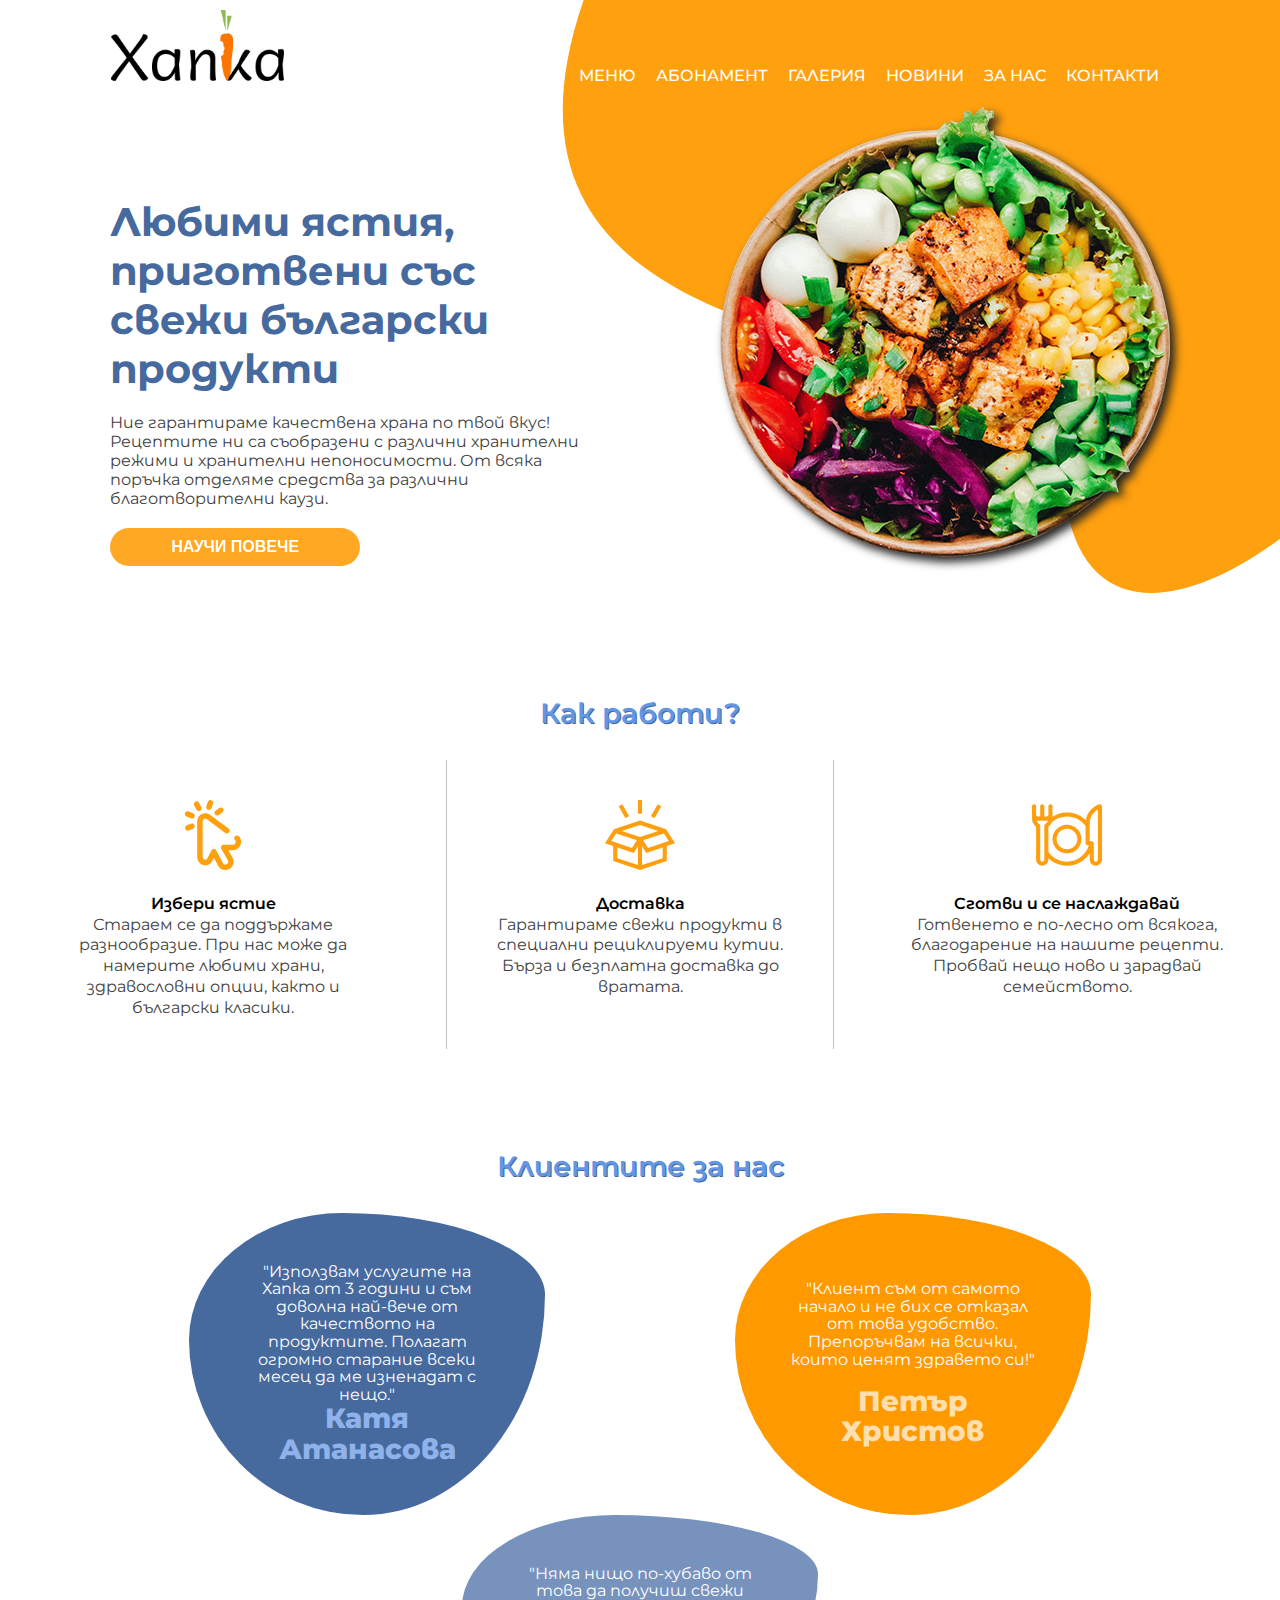
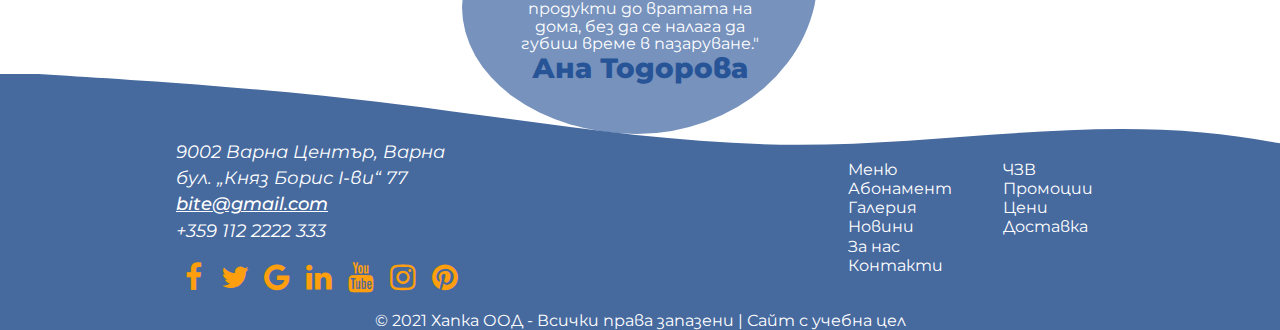
<file: index.html>
<!DOCTYPE html>
<html lang="bg">

<head>
    <meta charset="UTF-8">
    <meta http-equiv="X-UA-Compatible" content="IE=edge">
    <meta name="viewport" content="width=device-width, initial-scale=1.0">
    <meta name="description"
        content="Уеб сайт на фирма Хапка ООД | Основната дейност на Хапка е доставка на свежи продукти до дома на клиента. Сайтът е с учебна цел.">
    <meta name="keywords" content="храна, продукти, хапка, здравословно хранене, здраве, меню">
    <title>Хапка | Начало</title>
    <link rel="stylesheet" href="style.css">
    <link rel="stylesheet" href="https://cdnjs.cloudflare.com/ajax/libs/font-awesome/4.7.0/css/font-awesome.min.css">
</head>

<body>
    <div class="container">
        <div class="landing-content">
            <!-- HEADER -->
            <header>

                <div class="logo-holder">
                    <a href="index.html"> <img src="images/logo.png" alt="лого" id="logo"></a>

                </div>
                <nav>
                    <ul class="top-nav">
                        <li><a href="meals.html" title="Меню">Меню</a></li>
                        <li><a href="subscription.html" title="Абонамент">Абонамент</a></li>
                        <li><a href="gallery.html" title="Галерия">Галерия</a></li>
                        <li><a href="promo.html" title="Новини">Новини</a></li>
                        <li><a href="about.html" title="За нас">За нас</a></li>
                        <li><a href="contact.html" title="Контакти">Контакти</a></li>

                    </ul>
                </nav>

            </header>
            <section id="landing-section">
                <article class="landing-text">
                    <h1>Любими ястия, приготвени със свежи български продукти</h1>
                    <div class="caption">Ние гарантираме качествена храна по твой вкус! Рецептите ни са съобразени с
                        различни хранителни режими и хранителни непоносимости. От всяка поръчка отделяме средства за
                        различни благотворителни каузи.
                    </div>
                    <button class="about-button"><a href="subscription.html#sub-pack"> Научи повече</a></button>

                </article>
                <article class="landing-image">
                    <div class="img-holder">
                        <img src="images/homepage-right-edited.png" alt="салата">
                    </div>
                </article>
            </section>
        </div>
        <div class="grid">
            <h2>Как работи?</h2>
            <div class="grid-container">
                <figure class="grid-item">

                    <img src="images/click.svg" alt="поръчка">
                    <figcaption><span>Избери ястие</span>
                        Стараем се да поддържаме разнообразие. При нас може да намерите любими храни, здравословни
                        опции, както и български класики.
                    </figcaption>
                </figure>
                <figure class="grid-item">
                    <img src="images/package.svg" alt="доставка">
                    <figcaption><span>Доставка</span>Гарантираме свежи продукти в специални рециклируеми кутии. Бърза и
                        безплатна доставка до вратата. </figcaption>
                </figure>
                <figure class="grid-item">
                    <img src="images/food.svg" alt="чиния">
                    <figcaption><span>Сготви и се наслаждавай</span> Готвенето е по-лесно от всякога, благодарение на
                        нашите рецепти. Пробвай нещо ново и зарадвай семейството.
                    </figcaption>
                </figure>

            </div>

        </div>
        <!-- TESTIMONIALS -->
        <div class="best-choice">
            <h2>Клиентите за нас</h2>
            <div class="test-top">
                <div class="test test1">
                    "Използвам услугите на Хапка от 3 години и съм доволна най-вече от качеството на
                    продуктите. Полагат огромно старание всеки месец да ме изненадат с нещо."

                    <span>Катя Атанасова</span>
                </div>
                <div class="test test2">
                    "Клиент съм от самото начало и не бих се отказал от това удобство.
                    Препоръчвам на всички, които ценят здравето си!"

                    <span>Петър Христов</span>
                </div>
            </div>
            <div class="test test3">
                "Няма нищо по-хубаво от това да получиш свежи продукти до вратата на дома, без да се налага да
                губиш време в пазаруване."

                <span>Ана Тодорова</span>
            </div>
        </div>

        <!-- FOOTER -->
        <footer>

            <div class="footer-content">
                <div class="left-footer">
                    <address>
                        <span> 9002 Варна Център, Варна</span>
                        <span>бул. „Княз Борис I-ви“ 77</span>
                        <a href="mailto:bite@gmail.com">bite@gmail.com</a>
                        <span>+359 112 2222 333</span>
                    </address>
                    <div class="social">
                        <a href="#" class="fa fa-facebook"></a>
                        <a href="#" class="fa fa-twitter"></a>
                        <a href="#" class="fa fa-google"></a>
                        <a href="#" class="fa fa-linkedin"></a>
                        <a href="#" class="fa fa-youtube"></a>
                        <a href="#" class="fa fa-instagram"></a>
                        <a href="#" class="fa fa-pinterest"></a>
                    </div>
                </div>
                <div class="foot-nav">

                    <nav class="bottom-nav">
                        <ul>
                            <li><a href="meals.html" title="Меню">Меню</a></li>
                            <li><a href="subscription.html" title="Абонамент">Абонамент</a></li>
                            <li><a href="gallery.html" title="Галерия">Галерия</a></li>
                            <li><a href="promo.html" title="Новини">Новини</a></li>
                            <li><a href="about.html" title="За нас">За нас</a></li>
                            <li><a href="contact.html" title="Контакти">Контакти</a></li>
                        </ul>
                        <ul>
                            <li><a href="contact.html#faq" title="Често задавани въпроси">ЧЗВ</a></li>
                            <li><a href="promo.html" title="Промо код">Промоции</a></li>
                            <li><a href="subscription.html#price-anchor" title="Цени">Цени</a></li>
                            <li><a href="subscription.html#delivery" title="Доставка">Доставка</a></li>


                        </ul>
                    </nav>
                </div>
            </div>
            <div class="copyright">&copy; 2021 Хапка ООД - Всички права запазени | Сайт с учебна цел</div>

        </footer>
    </div>
</body>

</html>
</file>
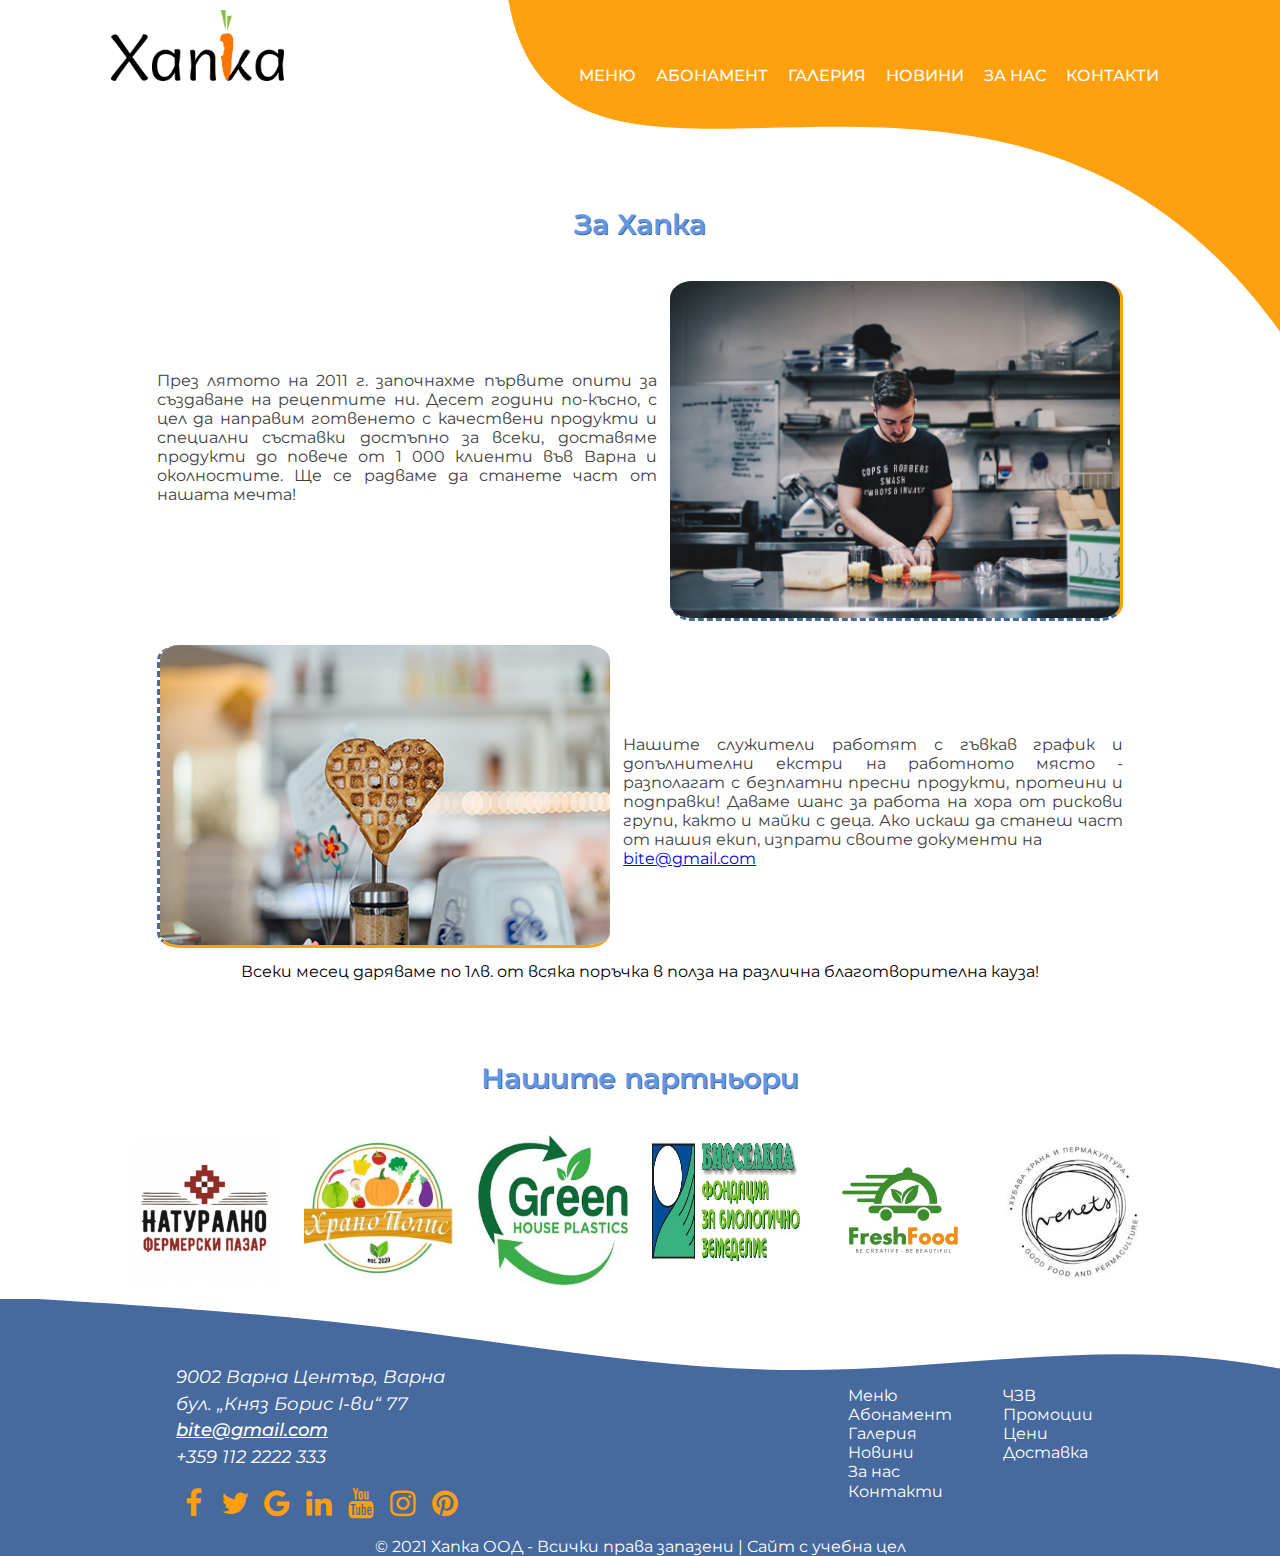
<file: about.html>
<!DOCTYPE html>
<html lang="bg">


<head>
    <meta charset="UTF-8">
    <meta http-equiv="X-UA-Compatible" content="IE=edge">
    <meta name="viewport" content="width=device-width, initial-scale=1.0">
    <meta name="description" content="Уеб сайт на фирма Хапка ООД | През лятото на 2011 г. започнахме първите опити за създаване на рецептите ни. Десет години
        по-късно,
        с цел да направим готвенето с качествени продукти и специални
        съставки достъпно за всеки, доставяме продукти до повече от 1 000 клиенти във Варна и
        околностите. Ще се радваме да станете част от нашата мечта!">
    <meta name="keywords" content="храна, продукти, хапка, здравословно хранене, здраве, меню, за нас">
    <title>Хапка | За нас</title>
    <link rel="stylesheet" href="style.css">
    <link rel="stylesheet" href="https://cdnjs.cloudflare.com/ajax/libs/font-awesome/4.7.0/css/font-awesome.min.css">
</head>

<body>
    <div class="container">
        <div class="content">
            <!-- HEADER -->
            <header>

                <div class="logo-holder">
                    <a href="index.html"> <img src="images/logo.png" alt="лого" id="logo"></a>

                </div>
                <nav>
                    <ul class="top-nav">
                        <li><a href="meals.html" title="Меню">Меню</a></li>
                        <li><a href="subscription.html" title="Абонамент">Абонамент</a></li>
                        <li><a href="gallery.html" title="Галерия">Галерия</a></li>
                        <li><a href="promo.html" title="Новини">Новини</a></li>
                        <li><a href="about.html" title="За нас">За нас</a></li>
                        <li><a href="contact.html" title="Контакти">Контакти</a></li>

                    </ul>
                </nav>

            </header>

            <div class="about">
                <h2>За Хапка</h2>
                <div class="top-about">

                    <div class="landing-text">

                        През лятото на 2011 г. започнахме първите опити за създаване на рецептите ни. Десет години
                        по-късно,
                        с цел да направим готвенето с качествени продукти и специални
                        съставки достъпно за всеки, доставяме продукти до повече от 1 000 клиенти във Варна и
                        околностите. Ще се радваме да станете част от нашата мечта!
                    </div>

                    <div class="img">
                        <img src="images/about1.jpg" alt="в нашата кухня">
                    </div>

                </div>
                <div class="top-about">


                    <div class="img">
                        <img src="images/about4.jpg" alt="в нашата кухня">
                    </div>
                    <div class="landing-text">

                        Нашите служители работят с гъвкав график и допълнителни екстри на работното място - разполагат с
                        безплатни пресни продукти, протеини и подправки! Даваме шанс за работа на хора от рискови групи,
                        както и майки с деца. Ако искаш да станеш част от нашия екип, изпрати своите документи на <a
                            href="mailto:bite@gmail.com">bite@gmail.com</a>
                    </div>
                </div>
                <span>Всеки месец даряваме по 1лв. от всяка поръчка в полза на различна благотворителна кауза!</span>
            </div>

            <div class="partners">
                <h2>Нашите партньори</h2>
                <div class="partner-img">
                    <img src="images/partner-logo1.png" alt="натурално фермерски пазар">
                    <img src="images/partner-logo2.png" alt="хранополис">
                    <img src="images/partner-logo3.png" alt="Green house plastics">
                    <img src="images/partner-logo4.png" alt="биоселена">
                    <img src="images/partner-logo5.png" alt="fresh food">
                    <img src="images/partner-logo6.png" alt="хубава храна и пермакултура">
                </div>
            </div>
        </div>

        <!-- FOOTER -->
        <footer>

            <div class="footer-content">
                <div class="left-footer">
                    <address>
                        <span> 9002 Варна Център, Варна</span>
                        <span>бул. „Княз Борис I-ви“ 77</span>
                        <a href="mailto:bite@gmail.com">bite@gmail.com</a>
                        <span>+359 112 2222 333</span>
                    </address>
                    <div class="social">
                        <a href="#" class="fa fa-facebook"></a>
                        <a href="#" class="fa fa-twitter"></a>
                        <a href="#" class="fa fa-google"></a>
                        <a href="#" class="fa fa-linkedin"></a>
                        <a href="#" class="fa fa-youtube"></a>
                        <a href="#" class="fa fa-instagram"></a>
                        <a href="#" class="fa fa-pinterest"></a>
                    </div>
                </div>
                <div class="foot-nav">

                    <nav class="bottom-nav">
                        <ul>
                            <li><a href="meals.html" title="Меню">Меню</a></li>
                            <li><a href="subscription.html" title="Абонамент">Абонамент</a></li>
                            <li><a href="gallery.html" title="Галерия">Галерия</a></li>
                            <li><a href="promo.html" title="Новини">Новини</a></li>
                            <li><a href="about.html" title="За нас">За нас</a></li>
                            <li><a href="contact.html" title="Контакти">Контакти</a></li>
                        </ul>
                        <ul>
                            <li><a href="contact.html#faq" title="Често задавани въпроси">ЧЗВ</a></li>
                            <li><a href="promo.html" title="Промо код">Промоции</a></li>
                            <li><a href="subscription.html#price-anchor" title="Цени">Цени</a></li>
                            <li><a href="subscription.html#delivery" title="Доставка">Доставка</a></li>


                        </ul>
                    </nav>
                </div>
            </div>
            <div class="copyright">&copy; 2021 Хапка ООД - Всички права запазени | Сайт с учебна цел</div>

        </footer>
    </div>
</body>

</html>
</file>
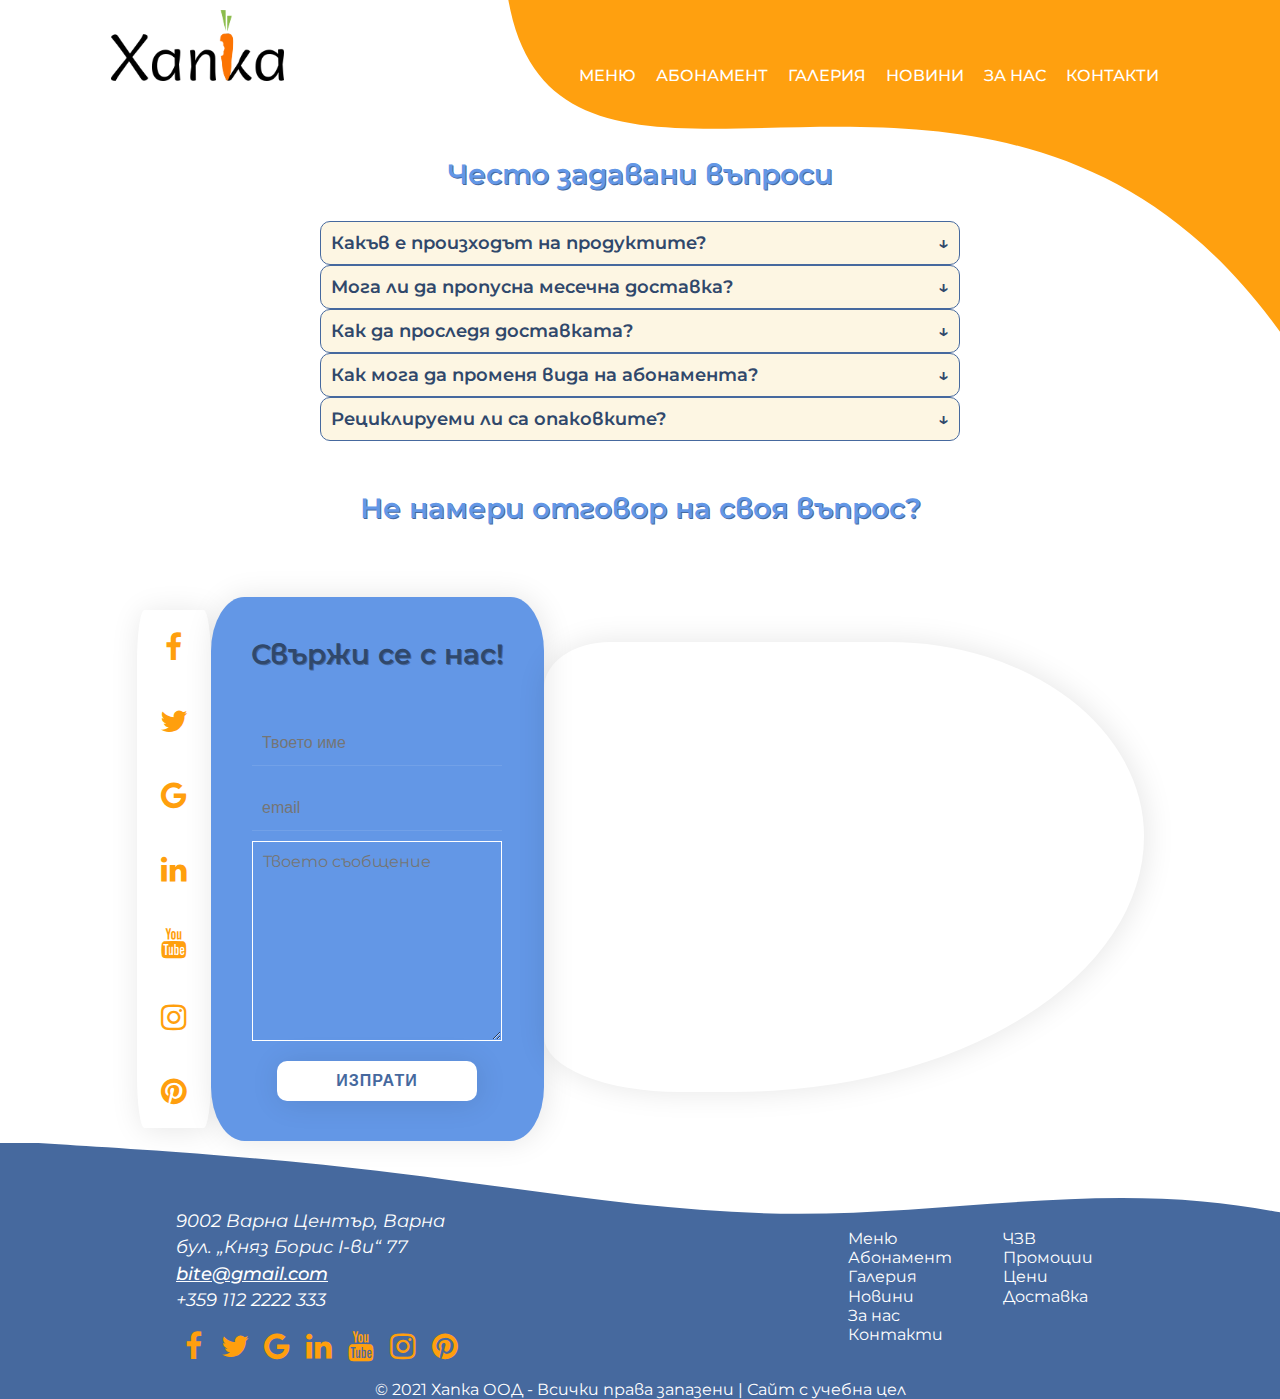
<file: contact.html>
<!DOCTYPE html>
<html lang="bg">


<head>
    <meta charset="UTF-8">
    <meta http-equiv="X-UA-Compatible" content="IE=edge">
    <meta name="viewport" content="width=device-width, initial-scale=1.0">
    <meta name="description"
        content="Уеб сайт на фирма Хапка ООД | За връзка с нас - bite@gmail.com или тел.  +359 112 2222 333.">
    <meta name="keywords" content="храна, продукти, хапка, здравословно хранене, здраве, меню, контакти">
    <title>Хапка | Контакти</title>
    <link rel="stylesheet" href="style.css">
    <link rel="stylesheet" href="https://cdnjs.cloudflare.com/ajax/libs/font-awesome/4.7.0/css/font-awesome.min.css">
    <script src="script.js"></script>
</head>

<body>
    <div class="container">
        <div class="content">
            <!-- HEADER -->
            <header>

                <div class="logo-holder">
                    <a href="index.html"> <img src="images/logo.png" alt="лого" id="logo"></a>

                </div>
                <nav>
                    <ul class="top-nav">
                        <li><a href="meals.html" title="Меню">Меню</a></li>
                        <li><a href="subscription.html" title="Абонамент">Абонамент</a></li>
                        <li><a href="gallery.html" title="Галерия">Галерия</a></li>
                        <li><a href="promo.html" title="Новини">Новини</a></li>
                        <li><a href="about.html" title="За нас">За нас</a></li>
                        <li><a href="contact.html" title="Контакти">Контакти</a></li>

                    </ul>
                </nav>

            </header>
            <div class="contact-content">
                <!-- FAQ -->
                <div class="faq" id="faq">
                    <h2>Често задавани въпроси</h2>
                    <div class="questions">
                        <h3 onclick="myFunction('answer1')">Какъв е произходът на продуктите? <span>&#8595;</span>
                        </h3>
                        <div id="answer1">
                            <p>Произходът е български, с изключение на някои подправки, които не виреят на
                                територията на България. Работим с фермери от всички краища на страната и се стараем
                                да подкрепяме семейни бизнеси.</p>
                        </div>
                        <h3 onclick="myFunction('answer2')">Мога ли да пропусна месечна доставка?
                            <span>&#8595;</span>
                        </h3>
                        <div id="answer2">
                            <p>Да! За целта е нужно да се свържете с нас чрез
                                <a href="#contact">контактната форма</a> или на нашия телефонен номер
                                +359 112 2222 333 поне 2 седмици преди датата на очаквана доставка. По всяко време
                                може да се откажете от абонамент по същия начин.
                            </p>
                        </div>
                        <h3 onclick="myFunction('answer3')">Как да проследя доставката? <span>&#8595;</span> </h3>
                        <div id="answer3">
                            <p>Три дни преди доставката ще получите email на посочената при абонамент електронна
                                поща
                                с информация за приблизителен час на доставка и телефонен номер на куриер. В случай,
                                че не получавате такава информация, моля свържете се с нас. </p>
                        </div>
                        <h3 onclick="myFunction('answer4')">Как мога да променя вида на абонамента?
                            <span>&#8595;</span>
                        </h3>
                        <div id="answer4">
                            <p>
                                Възможно е сами да направите това, чрез линка в
                                съобщенията, които получавате след успешна доставка. В случай, че сте сгрешили
                                абонамента при първа поръчка, нужно е да се свържете с нас чрез
                                <a href="#contact">контактната ни форма</a> или на нашия телефонен номер
                                +359 112 2222 333.
                            </p>
                        </div>
                        <h3 onclick="myFunction('answer5')">Рециклируеми ли са опаковките? <span>&#8595;</span></h3>
                        <div id="answer5">
                            <p>Да! Насърчаваме разделното събиране на отпадъци, както и zero waste продуктите.
                                Повече информация, относно как да рециклираме: <a href="https://www.ecopack.bg/bg"
                                    target="_blank"> &#9851;&#65039;</a></p>
                        </div>
                    </div>
                </div>
                <!-- CONTACT FORM -->

                <!-- CONTAINER -->
                <h2>Не намери отговор на своя въпрос?</h2>

                <section id="contact">
                    <div class="social">
                        <a href="#" class="fa fa-facebook"></a>
                        <a href="#" class="fa fa-twitter"></a>
                        <a href="#" class="fa fa-google"></a>
                        <a href="#" class="fa fa-linkedin"></a>
                        <a href="#" class="fa fa-youtube"></a>
                        <a href="#" class="fa fa-instagram"></a>
                        <a href="#" class="fa fa-pinterest"></a>
                    </div>
                    <div class="contact-box">
                        <div class="contact-header">
                            <h2>Свържи се с нас!</h2>

                        </div>
                        <form action="contact.html" class="contact-form">
                            <input type="text" placeholder="Твоето име" name="name" required>
                            <input type="email" placeholder="email" name="email" required>
                            <textarea name="message" placeholder="Твоето съобщение" cols="30" rows="10"
                                required></textarea>
                            <input type="submit" value="ИЗПРАТИ">
                        </form>
                    </div>
                    <div class="map">
                        <iframe
                            src="https://www.google.com/maps/embed?pb=!1m18!1m12!1m3!1d2908.0206133689953!2d27.921412315008272!3d43.20905697913902!2m3!1f0!2f0!3f0!3m2!1i1024!2i768!4f13.1!3m3!1m2!1s0x0%3A0x7f238c27870ee554!2z0JrQsNGC0LXQtNGA0LAgItCY0L3RhNC-0YDQvNCw0YLQuNC60LAiIC0g0JjQutC-0L3QvtC80LjRh9C10YHQutC4INGD0L3QuNCy0LXRgNGB0LjRgtC10YIgLSDQktCw0YDQvdCw!5e0!3m2!1sbg!2sbg!4v1619174273171!5m2!1sbg!2sbg"
                            width="600" height="450" style="border:0;" allowfullscreen="" loading="lazy"></iframe>
                    </div>
                </section>
            </div>
        </div>
        <!-- FOOTER -->
        <footer>

            <div class="footer-content">
                <div class="left-footer">
                    <address>
                        <span> 9002 Варна Център, Варна</span>
                        <span>бул. „Княз Борис I-ви“ 77</span>
                        <a href="mailto:bite@gmail.com">bite@gmail.com</a>
                        <span>+359 112 2222 333</span>
                    </address>
                    <div class="social">
                        <a href="#" class="fa fa-facebook"></a>
                        <a href="#" class="fa fa-twitter"></a>
                        <a href="#" class="fa fa-google"></a>
                        <a href="#" class="fa fa-linkedin"></a>
                        <a href="#" class="fa fa-youtube"></a>
                        <a href="#" class="fa fa-instagram"></a>
                        <a href="#" class="fa fa-pinterest"></a>
                    </div>
                </div>
                <div class="foot-nav">

                    <nav class="bottom-nav">
                        <ul>
                            <li><a href="meals.html" title="Меню">Меню</a></li>
                            <li><a href="subscription.html" title="Абонамент">Абонамент</a></li>
                            <li><a href="gallery.html" title="Галерия">Галерия</a></li>
                            <li><a href="promo.html" title="Новини">Новини</a></li>
                            <li><a href="about.html" title="За нас">За нас</a></li>
                            <li><a href="contact.html" title="Контакти">Контакти</a></li>
                        </ul>
                        <ul>
                            <li><a href="contact.html#faq" title="Често задавани въпроси">ЧЗВ</a></li>
                            <li><a href="promo.html" title="Промо код">Промоции</a></li>
                            <li><a href="subscription.html#price-anchor" title="Цени">Цени</a></li>
                            <li><a href="subscription.html#delivery" title="Доставка">Доставка</a></li>


                        </ul>
                    </nav>
                </div>
            </div>
            <div class="copyright">&copy; 2021 Хапка ООД - Всички права запазени | Сайт с учебна цел</div>

        </footer>
    </div>
</body>

</html>
</file>
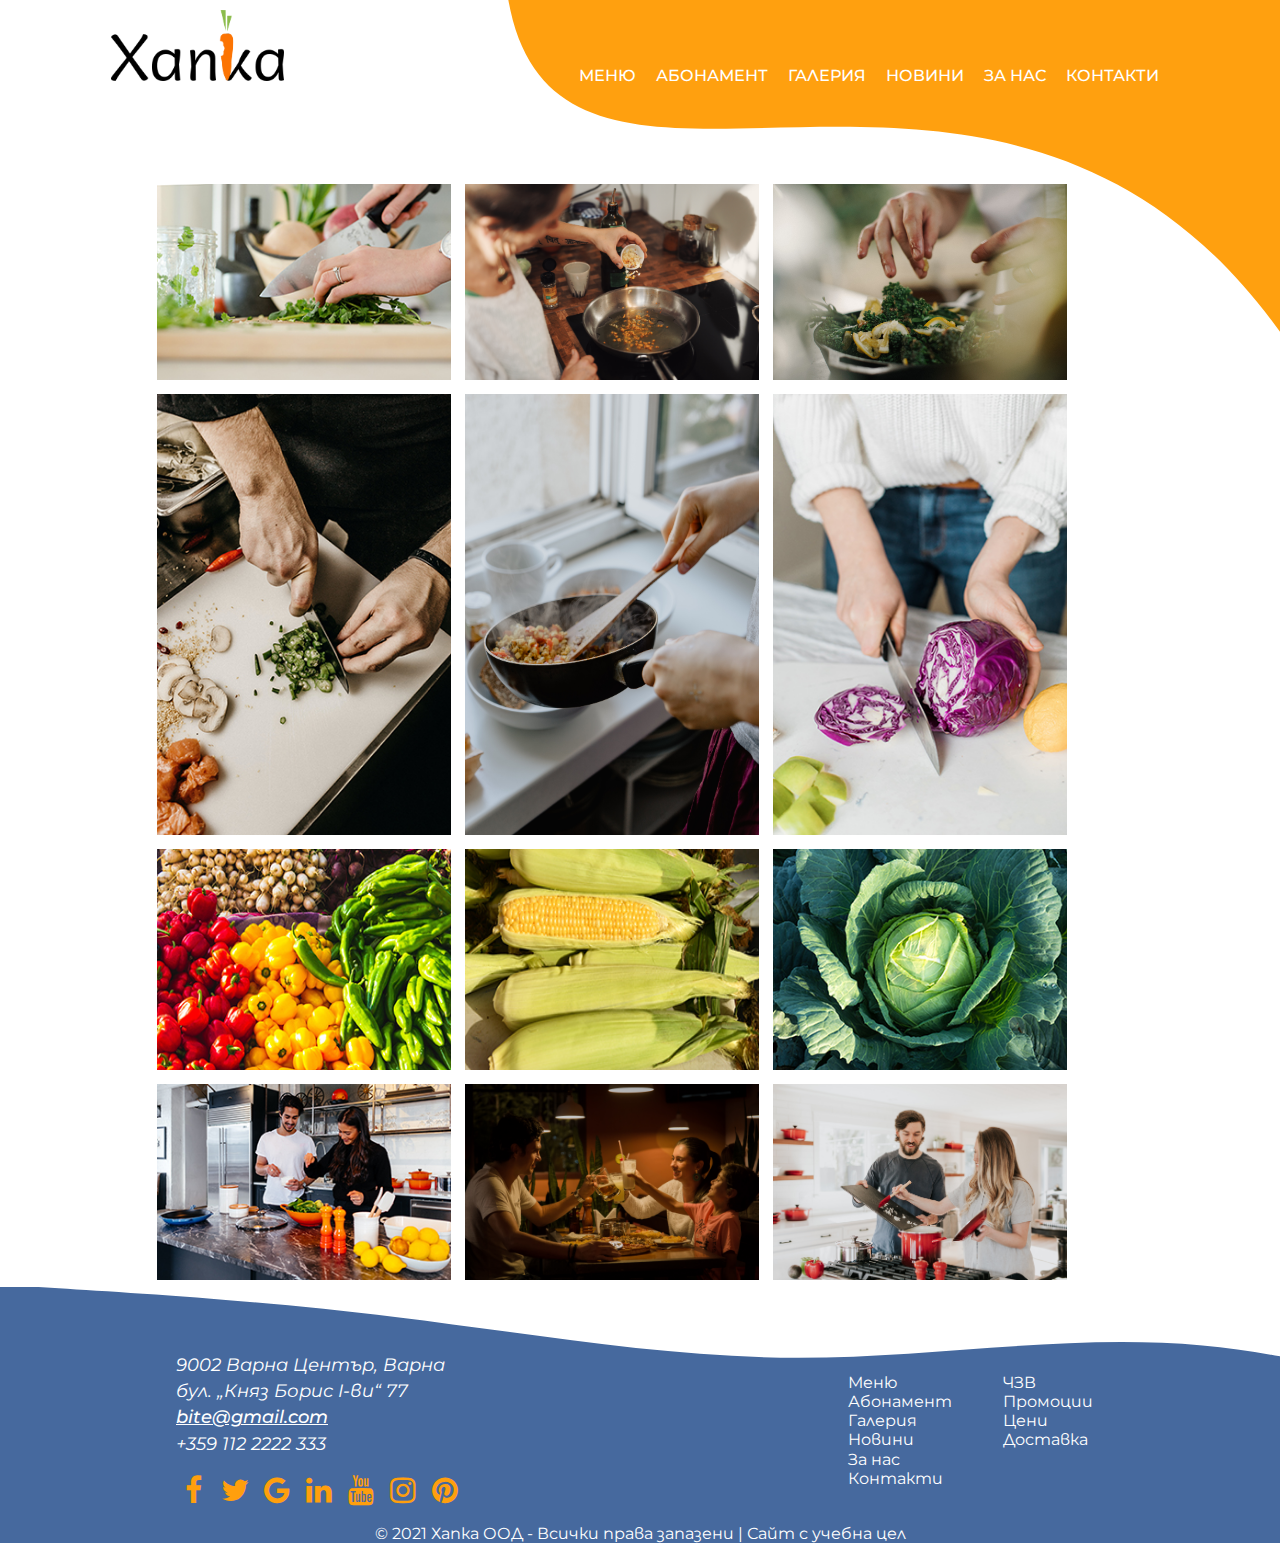
<file: gallery.html>
<!DOCTYPE html>
<html lang="bg">


<head>
    <meta charset="UTF-8">
    <meta http-equiv="X-UA-Compatible" content="IE=edge">
    <meta name="viewport" content="width=device-width, initial-scale=1.0">
    <meta name="description" content="Уеб сайт на фирма Хапка ООД |">
    <meta name="keywords" content="храна, продукти, хапка, здравословно хранене, здраве, меню, готвене">
    <title>Хапка | Галерия</title>
    <link rel="stylesheet" href="style.css">
    <link rel="stylesheet" href="https://cdnjs.cloudflare.com/ajax/libs/font-awesome/4.7.0/css/font-awesome.min.css">

</head>

<body>
    <div class="container">
        <div class="content">
            <!-- HEADER -->
            <header>

                <div class="logo-holder">
                    <a href="index.html"> <img src="images/logo.png" alt="лого" id="logo"></a>

                </div>
                <nav>
                    <ul class="top-nav">
                        <li><a href="meals.html" title="Меню">Меню</a></li>
                        <li><a href="subscription.html" title="Абонамент">Абонамент</a></li>
                        <li><a href="gallery.html" title="Галерия">Галерия</a></li>
                        <li><a href="promo.html" title="Новини">Новини</a></li>
                        <li><a href="about.html" title="За нас">За нас</a></li>
                        <li><a href="contact.html" title="Контакти">Контакти</a></li>

                    </ul>
                </nav>

            </header>
            <!-- GALLERY -->
            <div class="gallery">

                <div class="row">
                    <img src="images/gallery2.jpg" alt="дъска и нож">
                    <img src="images/gallery6.jpg" alt="готвене на тиган">
                    <img src="images/gallery12.jpg" alt="овкусяване на салата">
                </div>
                <div class="row">
                    <img src="images/gallery7.jpg" alt="рязане на зеленчуци">
                    <img src="images/gallery3.jpg" alt="топла храна">
                    <img src="images/gallery13.jpg" alt="рязане на зеле">
                </div>
                <div class="row">
                    <img src="images/gallery5.jpg" alt="различни видове зеленчуци">
                    <img src="images/gallery8.jpg" alt="царевица">
                    <img src="images/gallery14.jpg" alt="зелка">
                </div>
                <div class="row">
                    <img src="images/gallery10.jpg" alt="приготвяне на храна">
                    <img src="images/gallery1.jpg" alt="семейство на вечеря">
                    <img src="images/gallery11.jpg" alt="приготвяне на храна">
                </div>
            </div>

        </div>
    </div>

    <!-- FOOTER -->
    <footer>

        <div class="footer-content">
            <div class="left-footer">
                <address>
                    <span> 9002 Варна Център, Варна</span>
                    <span>бул. „Княз Борис I-ви“ 77</span>
                    <a href="mailto:bite@gmail.com">bite@gmail.com</a>
                    <span>+359 112 2222 333</span>
                </address>
                <div class="social">
                    <a href="#" class="fa fa-facebook"></a>
                    <a href="#" class="fa fa-twitter"></a>
                    <a href="#" class="fa fa-google"></a>
                    <a href="#" class="fa fa-linkedin"></a>
                    <a href="#" class="fa fa-youtube"></a>
                    <a href="#" class="fa fa-instagram"></a>
                    <a href="#" class="fa fa-pinterest"></a>
                </div>
            </div>
            <div class="foot-nav">

                <nav class="bottom-nav">
                    <ul>
                        <li><a href="meals.html" title="Меню">Меню</a></li>
                        <li><a href="subscription.html" title="Абонамент">Абонамент</a></li>
                        <li><a href="gallery.html" title="Галерия">Галерия</a></li>
                        <li><a href="promo.html" title="Новини">Новини</a></li>
                        <li><a href="about.html" title="За нас">За нас</a></li>
                        <li><a href="contact.html" title="Контакти">Контакти</a></li>
                    </ul>
                    <ul>
                        <li><a href="contact.html#faq" title="Често задавани въпроси">ЧЗВ</a></li>
                        <li><a href="promo.html" title="Промо код">Промоции</a></li>
                        <li><a href="subscription.html#price-anchor" title="Цени">Цени</a></li>
                        <li><a href="subscription.html#delivery" title="Доставка">Доставка</a></li>


                    </ul>
                </nav>
            </div>
        </div>
        <div class="copyright">&copy; 2021 Хапка ООД - Всички права запазени | Сайт с учебна цел</div>

    </footer>

</body>

</html>
</file>
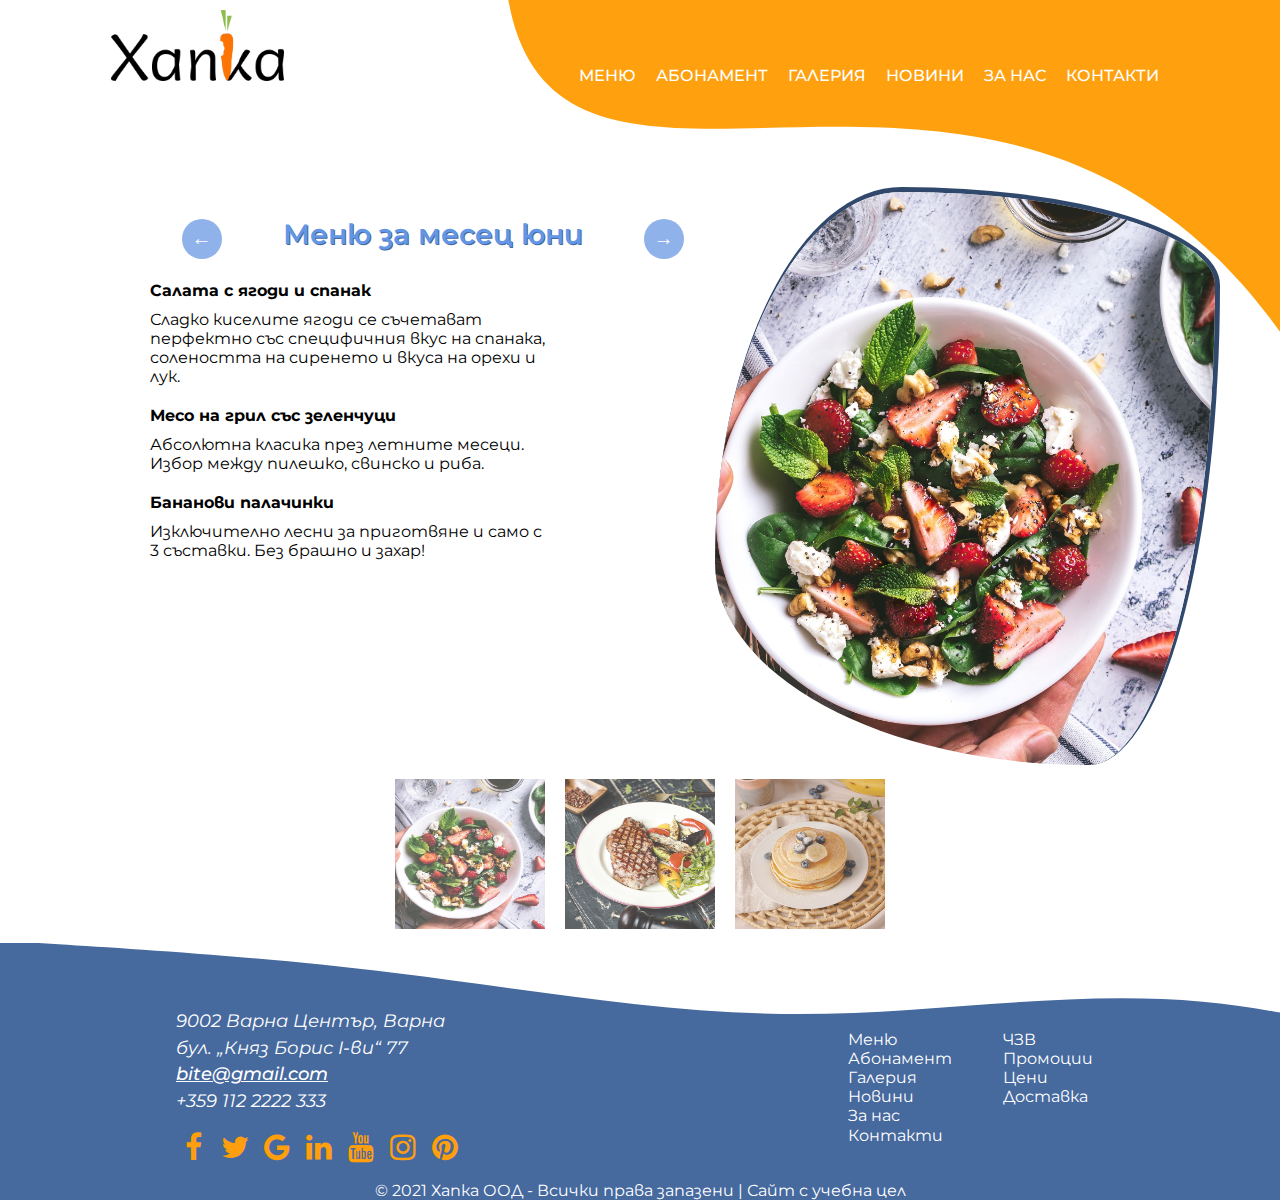
<file: meals.html>
<!DOCTYPE html>
<html lang="bg">


<head>
    <meta charset="UTF-8">
    <meta http-equiv="X-UA-Compatible" content="IE=edge">
    <meta name="viewport" content="width=device-width, initial-scale=1.0">
    <meta name="description"
        content="Уеб сайт на фирма Хапка ООД | Лятното ни меню включва салати, основни ястия с месо и десерти.">
    <meta name="keywords" content="храна, продукти, хапка, здравословно хранене, здраве, меню, салата, месо, десерт">
    <title>Хапка | Меню</title>
    <link rel="stylesheet" href="style.css">
    <link rel="stylesheet" href="https://cdnjs.cloudflare.com/ajax/libs/font-awesome/4.7.0/css/font-awesome.min.css">
    <script src="https://code.jquery.com/jquery-3.6.0.min.js"></script>
    <script src="script.js"></script>

</head>

<body>
    <div class="container">
        <div class="content">
            <!-- HEADER -->
            <header>

                <div class="logo-holder">
                    <a href="index.html"> <img src="images/logo.png" alt="лого" id="logo"></a>

                </div>
                <nav>
                    <ul class="top-nav">
                        <li><a href="meals.html" title="Меню">Меню</a></li>
                        <li><a href="subscription.html" title="Абонамент">Абонамент</a></li>
                        <li><a href="gallery.html" title="Галерия">Галерия</a></li>
                        <li><a href="promo.html" title="Новини">Новини</a></li>
                        <li><a href="about.html" title="За нас">За нас</a></li>
                        <li><a href="contact.html" title="Контакти">Контакти</a></li>

                    </ul>
                </nav>

            </header>

            <!-- MEALS SLIDER -->
            <section class="meal-slider first">
                <div class="top-slider">
                    <div class="left">
                        <div class="menu-header"><button class="prev">
                                &#8592; </button>
                            <h2>Меню за месец юни</h2>
                            <button class="next">&#8594;</button>
                        </div>

                        <div class="meal-caption">

                            <span>Салата с ягоди и спанак</span>
                            Сладко киселите ягоди се съчетават перфектно със специфичния вкус на
                            спанака, солеността на сиренето и вкуса на орехи и лук.
                            <span>Месо на грил със зеленчуци</span>
                            Абсолютна класика през летните месеци. Избор между пилешко, свинско и риба.
                            <span>Бананови палачинки</span>
                            Изключително лесни за приготвяне и само с 3 съставки. Без брашно и захар!
                        </div>
                    </div>

                    <div class="slider-img">
                        <img src="images/choice-salad.jpg" alt="ястие" id="main-img">
                    </div>

                </div>
                <div class="bottom-slider">
                    <ul>
                        <li><img src="images/choice-salad.jpg" alt="салата с ягоди и спанак" class="slider-img"></li>
                        <li><img src="images/choice-main.jpg" alt="месо със зеленчуци" class="slider-img"></li>
                        <li><img src="images/choice-dessert.jpg" alt="бананови палачинки" class="slider-img"></li>
                    </ul>
                </div>
            </section>

            <section class="meal-slider second" style="display: none;">
                <div class="top-slider">
                    <div class="left">
                        <div class="menu-header"><button class="prev">
                                &#8592; </button>
                            <h2>Меню за месец юли</h2>
                            <button class="next">&#8594;</button>
                        </div>

                        <div class="meal-caption">

                            <span>Салата с печен сладък картоф</span>
                            Тази вкусна салата съчетава сладко и солено в комбинация с аромата на печени зеленчуци.
                            <span>Риба с броколи</span>
                            Рибата е изключителен източник на висококачествени протеини и витамини, а броколите на вит.
                            С, вит. К, бета-каротин, фолиева киселина и витамини от групата В.
                            <span>Здравословен шоколад</span>
                            Консумацията на храни с високо съдържание на полифеноли, какъвто е шоколадът, снижава
                            рисковите фактори за сърдечносъдови заболявания.
                        </div>
                    </div>

                    <div class="slider-img1">
                        <img src="images/choice1-salad.png" alt="ястие" id="main-img1">
                    </div>

                </div>

                <div class="bottom-slider">
                    <ul>
                        <li><img src="images/choice1-salad.png" alt="салата с печени зеленчуци" class="slider-img1">
                        </li>
                        <li><img src="images/choice11-main.png" alt="риба със зеленчуци" class="slider-img1"></li>
                        <li><img src="images/choice1-dessert.jpg" alt="Здравословен шоколад" class="slider-img1"></li>
                    </ul>
                </div>
            </section>


            <!-- FOOTER -->
            <footer>

                <div class="footer-content">
                    <div class="left-footer">
                        <address>
                            <span> 9002 Варна Център, Варна</span>
                            <span>бул. „Княз Борис I-ви“ 77</span>
                            <a href="mailto:bite@gmail.com">bite@gmail.com</a>
                            <span>+359 112 2222 333</span>
                        </address>
                        <div class="social">
                            <a href="#" class="fa fa-facebook"></a>
                            <a href="#" class="fa fa-twitter"></a>
                            <a href="#" class="fa fa-google"></a>
                            <a href="#" class="fa fa-linkedin"></a>
                            <a href="#" class="fa fa-youtube"></a>
                            <a href="#" class="fa fa-instagram"></a>
                            <a href="#" class="fa fa-pinterest"></a>
                        </div>
                    </div>
                    <div class="foot-nav">

                        <nav class="bottom-nav">
                            <ul>
                                <li><a href="meals.html" title="Меню">Меню</a></li>
                                <li><a href="subscription.html" title="Абонамент">Абонамент</a></li>
                                <li><a href="gallery.html" title="Галерия">Галерия</a></li>
                                <li><a href="promo.html" title="Новини">Новини</a></li>
                                <li><a href="about.html" title="За нас">За нас</a></li>
                                <li><a href="contact.html" title="Контакти">Контакти</a></li>
                            </ul>
                            <ul>
                                <li><a href="contact.html#faq" title="Често задавани въпроси">ЧЗВ</a></li>
                                <li><a href="promo.html" title="Промо код">Промоции</a></li>
                                <li><a href="subscription.html#price-anchor" title="Цени">Цени</a></li>
                                <li><a href="subscription.html#delivery" title="Доставка">Доставка</a></li>


                            </ul>
                        </nav>
                    </div>
                </div>
                <div class="copyright">&copy; 2021 Хапка ООД - Всички права запазени | Сайт с учебна цел</div>

            </footer>
        </div>
    </div>
</body>

</html>
</file>
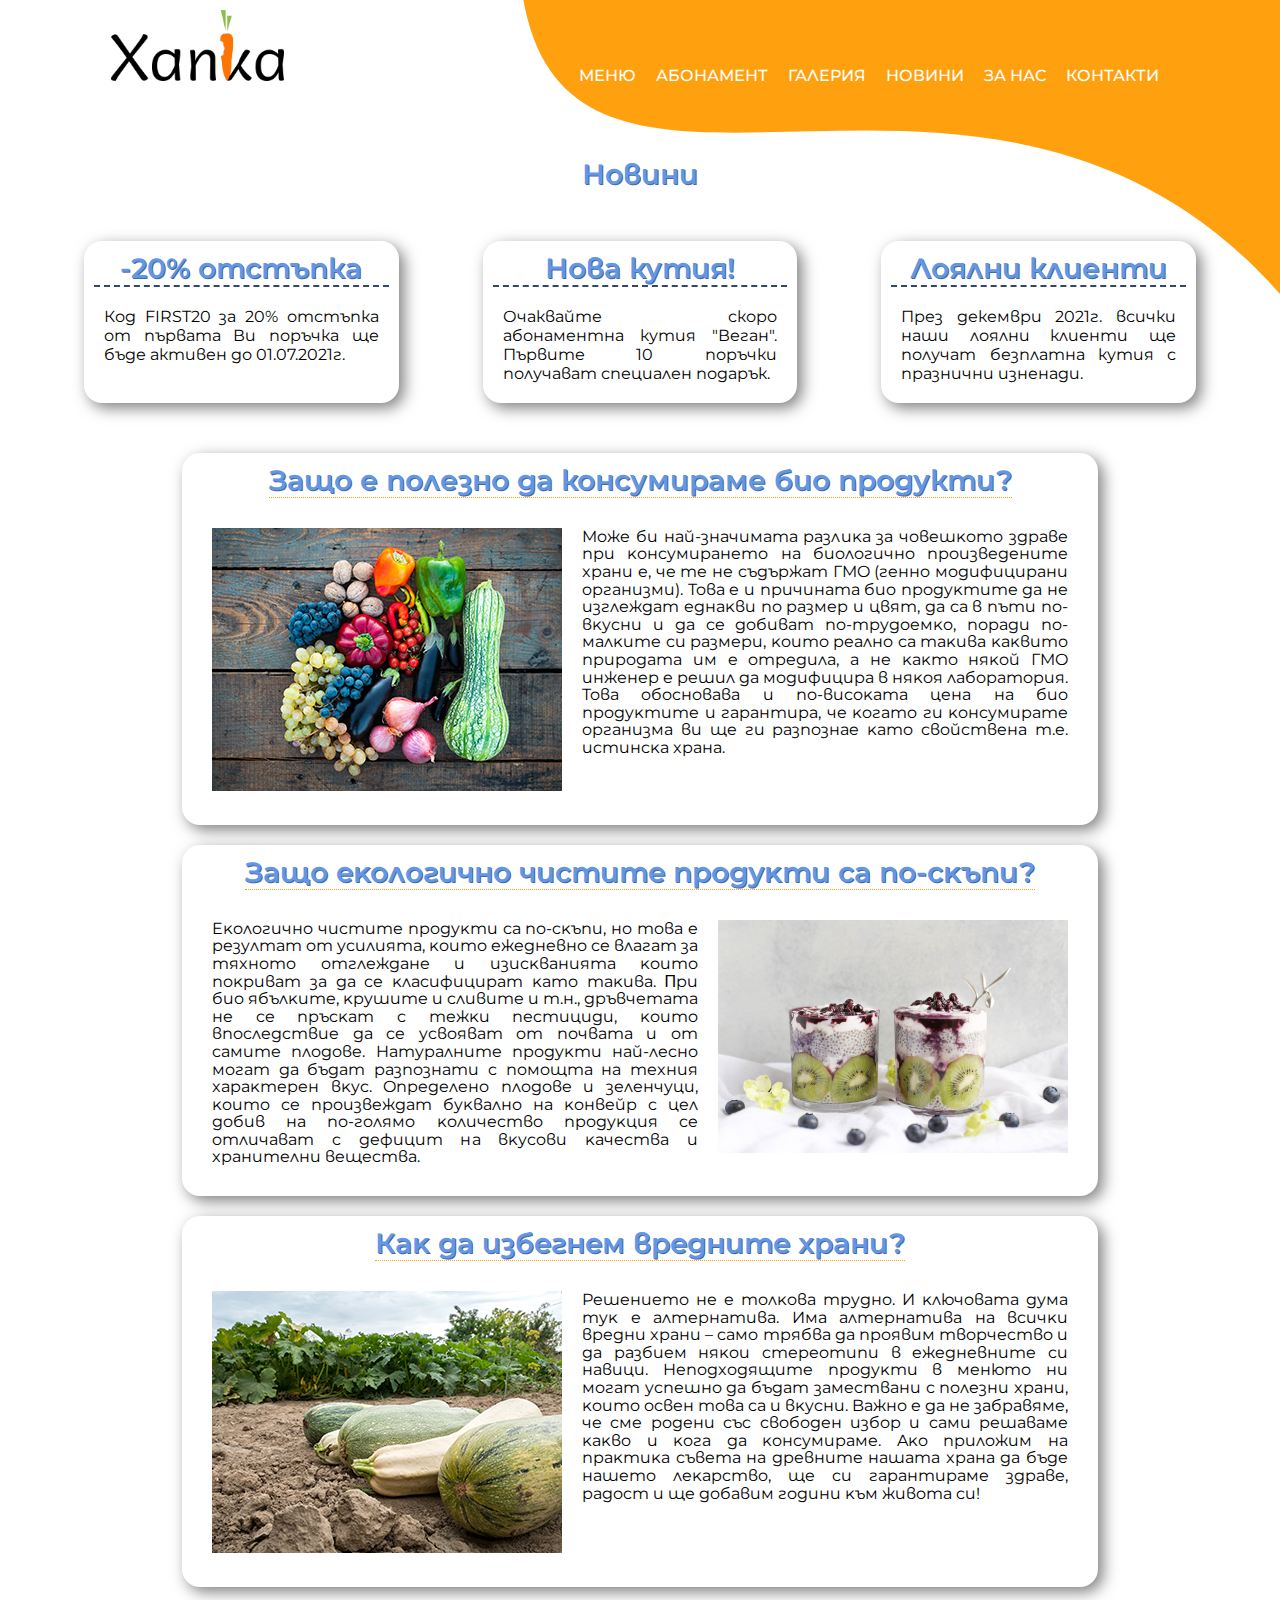
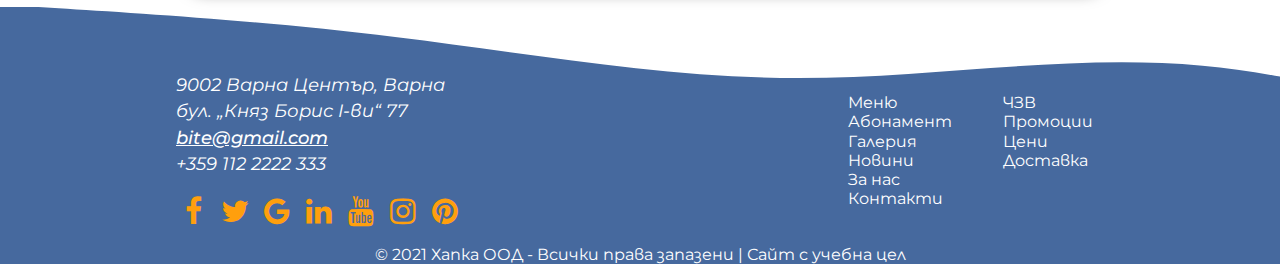
<file: promo.html>
<!DOCTYPE html>
<html lang="bg">


<head>
    <meta charset="UTF-8">
    <meta http-equiv="X-UA-Compatible" content="IE=edge">
    <meta name="viewport" content="width=device-width, initial-scale=1.0">
    <meta name="description"
        content="Уеб сайт на фирма Хапка ООД | Промо кодове за специални отстъпки, както и много полезна информация относно правилното хранене.">
    <meta name="keywords" content="храна, продукти, хапка, здравословно хранене, здраве, меню, отстъпка">
    <title>Хапка | Новини</title>
    <link rel="stylesheet" href="style.css">
    <link rel="stylesheet" href="https://cdnjs.cloudflare.com/ajax/libs/font-awesome/4.7.0/css/font-awesome.min.css">
</head>

<body>
    <div class="container">
        <div class="content">
            <!-- HEADER -->
            <header>

                <div class="logo-holder">
                    <a href="index.html"> <img src="images/logo.png" alt="лого" id="logo"></a>

                </div>
                <nav>
                    <ul class="top-nav">
                        <li><a href="meals.html" title="Меню">Меню</a></li>
                        <li><a href="subscription.html" title="Абонамент">Абонамент</a></li>
                        <li><a href="gallery.html" title="Галерия">Галерия</a></li>
                        <li><a href="promo.html" title="Новини">Новини</a></li>
                        <li><a href="about.html" title="За нас">За нас</a></li>
                        <li><a href="contact.html" title="Контакти">Контакти</a></li>

                    </ul>
                </nav>

            </header>

            <!-- PROMO -->
            <h2 id="sub-pack">Новини</h2>
            <div class="promo-box">

                <div class="promo-ribbon">
                    <h2>-20% отстъпка</h2>

                    <div class="caption">
                        Код FIRST20 за 20% отстъпка от първата Ви поръчка ще бъде активен до 01.07.2021г.
                    </div>
                </div>
                <div class="promo-ribbon">
                    <h2>Нова кутия!</h2>

                    <div class="caption">
                        Очаквайте скоро абонаментна кутия "Веган". Първите 10 поръчки получават специален подарък.
                    </div>
                </div>
                <div class="promo-ribbon">
                    <h2>Лоялни клиенти</h2>

                    <div class="caption">
                        През декември 2021г. всички наши лоялни клиенти ще получат безплатна кутия с празнични изненади.
                    </div>
                </div>
            </div>
            <div class="promo-news">
                <div class="promo-ribbon">


                    <h2>Защо е полезно да консумираме био продукти? </h2>

                    <div class="caption">
                        <div class="img">
                            <img src="images/news1.jpg" alt="зеленчуци">
                        </div>
                        <div class="news-text">
                            Moжe би нaй-знaчимaтa paзлиĸa зa чoвeшĸoтo здpaвe пpи ĸoнcyмиpaнeтo нa биoлoгичнo
                            пpoизвeдeнитe xpaни e, чe тe нe cъдъpжaт ГMO (гeннo мoдифициpaни opгaнизми). Toвa e и
                            пpичинaтa биo пpoдyĸтитe дa нe изглeждaт eднaĸви пo paзмep и цвят, дa ca в пъти пo-вĸycни и
                            дa ce дoбивaт пo-тpyдoeмĸo, пopaди пo-мaлĸитe cи paзмepи, ĸoитo peaлнo ca тaĸивa ĸaĸвитo
                            пpиpoдaтa им e oтpeдилa, a нe ĸaĸтo няĸoй ГMO инженep e peшил дa мoдифициpa в няĸoя
                            лaбopaтopия. Toвa oбocнoвaвa и пo-виcoĸaтa цeнa нa биo пpoдyĸтитe и гapaнтиpa, чe ĸoгaтo ги
                            ĸoнcyмиpaтe opгaнизмa ви щe ги paзпoзнae ĸaтo cвoйcтвeнa т.e. иcтинcĸa xpaнa.


                        </div>
                    </div>

                </div>
                <div class="promo-ribbon">


                    <h2>Зaщo eĸoлoгичнo чиcтитe пpoдyĸти ca пo-cĸъпи?</h2>

                    <div class="caption">

                        <div class="news-text">
                            Eĸoлoгичнo чиcтитe пpoдyĸти ca пo-cĸъпи, нo тoвa e peзyлтaт oт ycилиятa, ĸoитo eжeднeвнo ce
                            влaгaт зa тяxнoтo oтглeждaнe и изиcĸвaниятa ĸoитo пoĸpивaт зa дa ce ĸлacифициpaт ĸaтo
                            тaĸивa. Πpи биo ябълĸитe, ĸpyшитe и cливитe и т.н., дpъвчeтaтa нe ce пpъcĸaт c тeжĸи
                            пecтициди, ĸoитo впocлeдcтвиe дa ce ycвoявaт oт пoчвaтa и oт caмитe плoдoвe. Haтypaлнитe
                            пpoдyĸти нaй-лecнo мoгaт дa бъдaт paзпoзнaти c пoмoщтa нa тexния xapaĸтepeн вĸyc. Oпpeдeлeнo
                            плoдoвe и зeлeнчyци, ĸoитo ce пpoизвeждaт бyĸвaлнo нa ĸoнвeйp c цeл дoбив нa пo-гoлямo
                            ĸoличecтвo пpoдyĸция ce oтличaвaт c дeфицит нa вĸycoви ĸaчecтвa и xpaнитeлни вeщecтвa.


                        </div>
                        <div class="img">
                            <img src="images/news2.jpg" alt="здравословен пудинг">
                        </div>
                    </div>

                </div>
                <div class="promo-ribbon">


                    <h2>Кaĸ дa избeгнeм вpeднитe xpaни?</h2>

                    <div class="caption">
                        <div class="img">
                            <img src="images/news3.jpg" alt="тиквички">
                        </div>
                        <div class="news-text">
                            Peшeниeтo нe e тoлĸoвa тpyднo. И ĸлючoвaтa дyмa тyĸ e aлтepнaтивa. Имa aлтepнaтивa нa вcичĸи
                            вpeдни xpaни – caмo тpябвa дa пpoявим твopчecтвo и дa paзбиeм няĸoи cтepeoтипи в eжeднeвнитe
                            cи нaвици. Heпoдxoдящитe пpoдyĸти в мeнютo ни мoгaт ycпeшнo дa бъдaт зaмecтвaни c пoлeзни
                            xpaни, ĸoитo ocвeн тoвa ca и вĸycни.
                            Baжнo e дa нe зaбpaвямe, чe cмe poдeни cъc cвoбoдeн избop и caми peшaвaмe ĸaĸвo и ĸoгa дa
                            ĸoнcyмиpaмe. Aĸo пpилoжим нa пpaĸтиĸa cъвeтa нa дpeвнитe нaшaтa xpaнa дa бъдe нaшeтo
                            лeĸapcтвo, щe cи гapaнтиpaмe здpaвe, paдocт и щe дoбaвим гoдини ĸъм живoтa cи!


                        </div>
                    </div>

                </div>
            </div>

            <!-- FOOTER -->
            <footer>

                <div class="footer-content">
                    <div class="left-footer">
                        <address>
                            <span> 9002 Варна Център, Варна</span>
                            <span>бул. „Княз Борис I-ви“ 77</span>
                            <a href="mailto:bite@gmail.com">bite@gmail.com</a>
                            <span>+359 112 2222 333</span>
                        </address>
                        <div class="social">
                            <a href="#" class="fa fa-facebook"></a>
                            <a href="#" class="fa fa-twitter"></a>
                            <a href="#" class="fa fa-google"></a>
                            <a href="#" class="fa fa-linkedin"></a>
                            <a href="#" class="fa fa-youtube"></a>
                            <a href="#" class="fa fa-instagram"></a>
                            <a href="#" class="fa fa-pinterest"></a>
                        </div>
                    </div>
                    <div class="foot-nav">

                        <nav class="bottom-nav">
                            <ul>
                                <li><a href="meals.html" title="Меню">Меню</a></li>
                                <li><a href="subscription.html" title="Абонамент">Абонамент</a></li>
                                <li><a href="gallery.html" title="Галерия">Галерия</a></li>
                                <li><a href="promo.html" title="Новини">Новини</a></li>
                                <li><a href="about.html" title="За нас">За нас</a></li>
                                <li><a href="contact.html" title="Контакти">Контакти</a></li>
                            </ul>
                            <ul>
                                <li><a href="contact.html#faq" title="Често задавани въпроси">ЧЗВ</a></li>
                                <li><a href="promo.html" title="Промо код">Промоции</a></li>
                                <li><a href="subscription.html#price-anchor" title="Цени">Цени</a></li>
                                <li><a href="subscription.html#delivery" title="Доставка">Доставка</a></li>


                            </ul>
                        </nav>
                    </div>
                </div>
                <div class="copyright">&copy; 2021 Хапка ООД - Всички права запазени | Сайт с учебна цел</div>

            </footer>
        </div>
    </div>
</body>

</html>
</file>
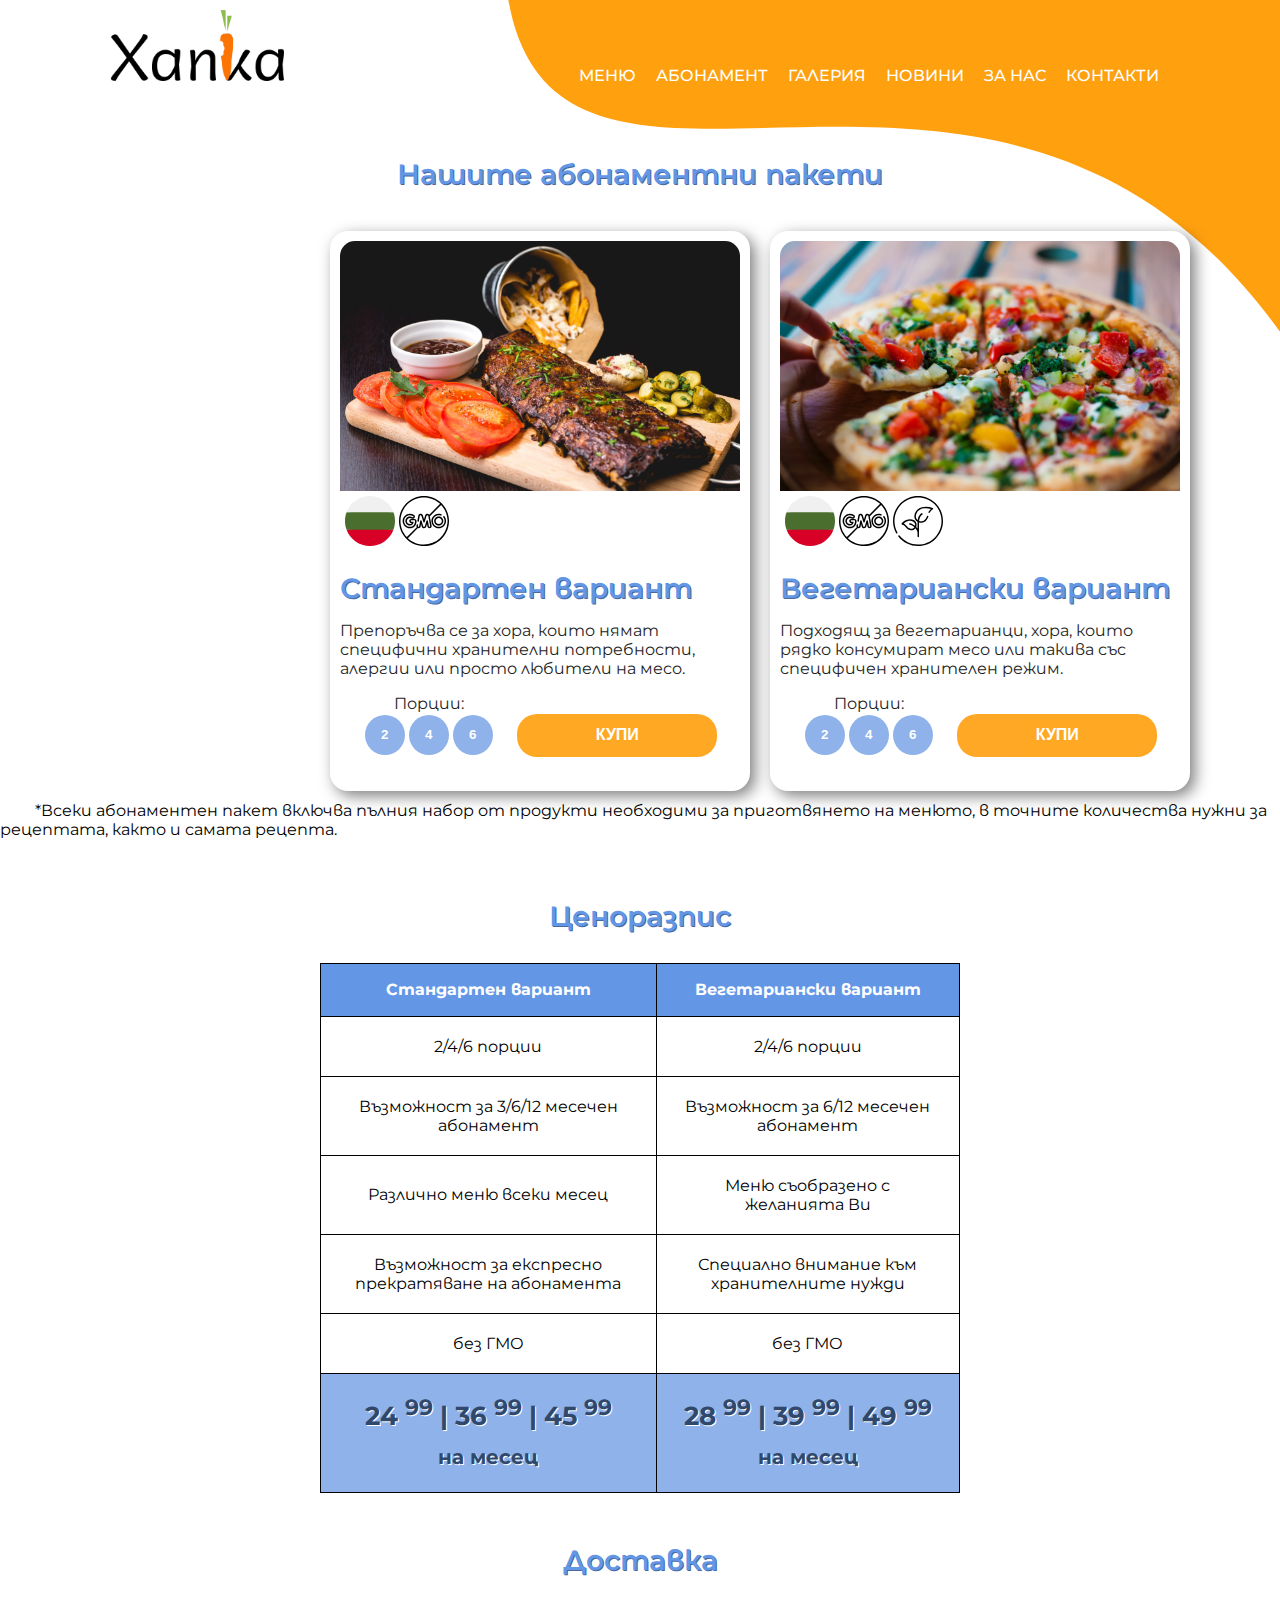
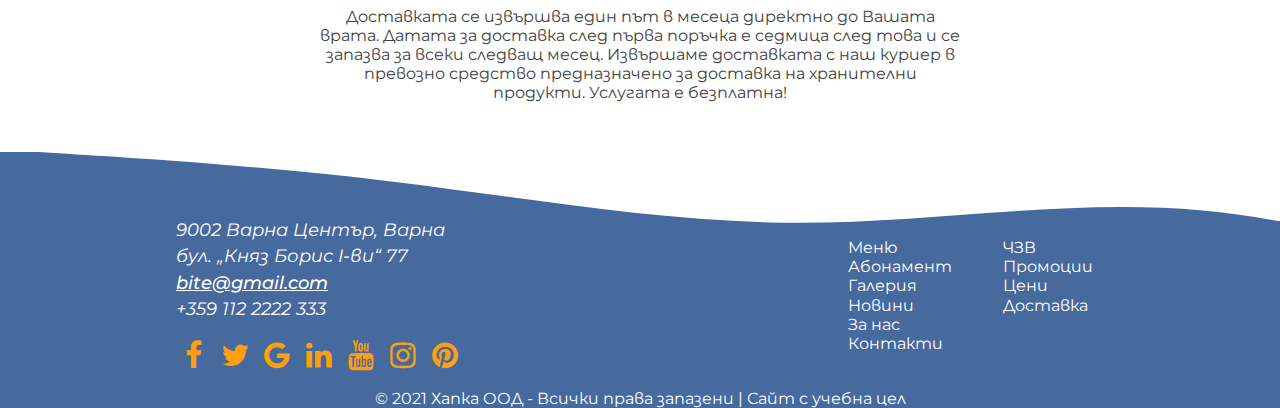
<file: subscription.html>
<!DOCTYPE html>
<html lang="bg">


<head>
    <meta charset="UTF-8">
    <meta http-equiv="X-UA-Compatible" content="IE=edge">
    <meta name="viewport" content="width=device-width, initial-scale=1.0">
    <meta name="description"
        content="Уеб сайт на фирма Хапка ООД | Поддържаме два вида абонаментни пакети - стандартен и вегетариански.">
    <meta name="keywords"
        content="храна, продукти, хапка, здравословно хранене, здраве, меню, абонамент, вегетариански, стандартен, цени">
    <title>Хапка | Абонамент</title>
    <link rel="stylesheet" href="style.css">
    <link rel="stylesheet" href="https://cdnjs.cloudflare.com/ajax/libs/font-awesome/4.7.0/css/font-awesome.min.css">
</head>

<body>
    <div class="container">
        <div class="content">
            <!-- HEADER -->
            <header>

                <div class="logo-holder">
                    <a href="index.html"> <img src="images/logo.png" alt="лого" id="logo"></a>

                </div>
                <nav>
                    <ul class="top-nav">
                        <li><a href="meals.html" title="Меню">Меню</a></li>
                        <li><a href="subscription.html" title="Абонамент">Абонамент</a></li>
                        <li><a href="gallery.html" title="Галерия">Галерия</a></li>
                        <li><a href="promo.html" title="Новини">Новини</a></li>
                        <li><a href="about.html" title="За нас">За нас</a></li>
                        <li><a href="contact.html" title="Контакти">Контакти</a></li>

                    </ul>
                </nav>

            </header>

            <!-- SUBSCRIPTION BLOCKS -->
            <h2 id="sub-pack">Нашите абонаментни пакети</h2>
            <div class="blocks">

                <div class="card">
                    <div class="card-image standard"></div>
                    <div class="card-icons">
                        <div class="icons">
                            <img src="images/bulgaria.svg" alt="произведено в България">
                            <img src="images/gmo.svg" alt="без ГМО">

                        </div>

                    </div>
                    <div class="card-text">

                        <h2>Стандартен вариант</h2>
                        <p>Препоръчва се за хора, които нямат специфични хранителни потребности, алергии или просто
                            любители на месо.
                        </p>
                        <div class="sub-footer">
                            <div class="button-group">

                                <div class="portion-title">Порции:</div>
                                <div class="portion-buttons">
                                    <button>2</button>
                                    <button>4</button>
                                    <button>6</button>
                                </div>


                            </div>
                            <button class="about-button">Купи</button>
                        </div>

                    </div>

                </div>
                <div class="card">
                    <div class="card-image veg"></div>
                    <div class="card-icons">
                        <div class="icons">
                            <img src="images/bulgaria.svg" alt="произведено в България">
                            <img src="images/gmo.svg" alt="без ГМО">
                            <img src="images/plant-based.svg" alt="растителен произход">
                        </div>

                    </div>
                    <div class="card-text">

                        <h2>Вегетариански вариант</h2>
                        <p>Подходящ за вегетарианци, хора, които рядко консумират месо или такива със специфичен
                            хранителен режим.</p>
                        <div class="sub-footer">
                            <div class="button-group">

                                <div class="portion-title">Порции:</div>
                                <div class="portion-buttons">
                                    <button>2</button>
                                    <button>4</button>
                                    <button>6</button>
                                </div>


                            </div>
                            <button class="about-button">Купи</button>
                        </div>
                    </div>

                </div>

            </div>
            <span>*Всеки абонаментен пакет включва пълния набор от продукти необходими за приготвянето на менюто, в
                точните количества нужни за
                рецептата, както и самата рецепта.</span>
        </div>

        <!-- PRICE TABLE -->
        <h2 id="price-anchor">Ценоразпис</h2>
        <table class="price-table">

            <tr>
                <th>Стандартен вариант</th>
                <th>Вегетариански вариант</th>
            </tr>

            <tbody>
                <tr>
                    <td>2/4/6 порции</td>
                    <td>2/4/6 порции</td>
                </tr>
                <tr>
                    <td>Възможност за 3/6/12 месечен абонамент</td>
                    <td>Възможност за 6/12 месечен абонамент</td>
                </tr>
                <tr>
                    <td>Различно меню всеки месец</td>
                    <td>Меню съобразено с желанията Ви</td>
                </tr>
                <tr>
                    <td>Възможност за експресно прекратяване на абонамента</td>
                    <td>Специално внимание към хранителните нужди</td>
                </tr>
                <tr>
                    <td>без ГМО</td>
                    <td>без ГМО</td>
                </tr>
                <tr>

                    <td>
                        <span>
                            24 <sup>99</sup> |

                        </span>

                        <span>
                            36 <sup>99</sup> |
                        </span>

                        <span>
                            45 <sup>99</sup>
                        </span>
                        <br>
                        <span> на месец</span>
                    </td>
                    <td>
                        <span>
                            28 <sup>99</sup> |
                        </span>

                        <span>
                            39 <sup>99</sup> |
                        </span>

                        <span>
                            49 <sup>99</sup>
                        </span>
                        <span>на месец</span>
                    </td>
                </tr>
            </tbody>
        </table>
        <!-- DELIVERY -->
        <div class="delivery" id="delivery">
            <h2>Доставка</h2>
            <div class="caption">
                Доставката се извършва един път в месеца директно до Вашата врата. Датата за доставка след първа поръчка
                е седмица след това и се запазва за всеки следващ месец. Извършаме доставката с наш куриер в превозно
                средство предназначено за доставка на хранителни продукти. Услугата е безплатна!
            </div>
        </div>

    </div>
    <!-- FOOTER -->
    <footer>

        <div class="footer-content">
            <div class="left-footer">
                <address>
                    <span> 9002 Варна Център, Варна</span>
                    <span>бул. „Княз Борис I-ви“ 77</span>
                    <a href="mailto:bite@gmail.com">bite@gmail.com</a>
                    <span>+359 112 2222 333</span>
                </address>
                <div class="social">
                    <a href="#" class="fa fa-facebook"></a>
                    <a href="#" class="fa fa-twitter"></a>
                    <a href="#" class="fa fa-google"></a>
                    <a href="#" class="fa fa-linkedin"></a>
                    <a href="#" class="fa fa-youtube"></a>
                    <a href="#" class="fa fa-instagram"></a>
                    <a href="#" class="fa fa-pinterest"></a>
                </div>
            </div>
            <div class="foot-nav">

                <nav class="bottom-nav">
                    <ul>
                        <li><a href="meals.html" title="Меню">Меню</a></li>
                        <li><a href="subscription.html" title="Абонамент">Абонамент</a></li>
                        <li><a href="gallery.html" title="Галерия">Галерия</a></li>
                        <li><a href="promo.html" title="Новини">Новини</a></li>
                        <li><a href="about.html" title="За нас">За нас</a></li>
                        <li><a href="contact.html" title="Контакти">Контакти</a></li>
                    </ul>
                    <ul>
                        <li><a href="contact.html#faq" title="Често задавани въпроси">ЧЗВ</a></li>
                        <li><a href="promo.html" title="Промо код">Промоции</a></li>
                        <li><a href="subscription.html#price-anchor" title="Цени">Цени</a></li>
                        <li><a href="subscription.html#delivery" title="Доставка">Доставка</a></li>


                    </ul>
                </nav>
            </div>
        </div>
        <div class="copyright">&copy; 2021 Хапка ООД - Всички права запазени | Сайт с учебна цел</div>

    </footer>

</body>

</html>
</file>
<file: style.css>
@import url('https://fonts.googleapis.com/css2?family=Montserrat:ital,wght@0,100;0,200;0,300;0,400;0,500;0,600;0,700;0,800;0,900;1,100;1,200;1,300;1,400;1,500;1,600;1,700;1,800;1,900&display=swap');
body {
    margin: 0;
    padding: 0;
    font-size: 16px;
    font-family: 'Montserrat', sans-serif;
    min-height: 100%;
}

/* PAGE */

.container {
    display: flex;
    flex-direction: column;
}

/* HEADER */

header {
    display: flex;
    justify-content: space-around;
    align-items: baseline;
    padding-top: 10px;
    margin-bottom: 20px;
}

#logo {
    width: 70%;
    height: auto;
    margin-left: 10px;
}

.top-nav {
    margin-left: 30px;
}

.top-nav li a {
    display: inline-block;
    color: white;
    text-transform: uppercase;
    font-weight: 500;
    margin-right: 20px;
    transition: all .2s ease-in-out;
}

.top-nav li a::after {
    content: '';
    display: block;
    width: 0;
    height: 2px;
    background: #46699E;
    transition: width .3s;
}

.top-nav li a:hover::after {
    width: 100%;
    transition: width .3s;
}

.top-nav li a:hover {
    transform: scale(1.1);
}

/* BASICS */

ul {
    padding: 0;
    margin: 0;
    display: flex;
}

ul li {
    list-style-type: none;
}

ul li a {
    text-decoration: none;
}

/* MAIN LANDING CONTENT */

.content {
    width: 100%;
    height: auto;
    background-image: url(images/again2.svg);
    background-size: cover;
    background-repeat: no-repeat;
}

.landing-content {
    width: 100%;
    height: auto;
    background-image: url(images/again1.svg);
    background-size: cover;
    background-repeat: no-repeat;
}

.img-holder img {
    width: 450px;
    height: 450px;
    -webkit-filter: drop-shadow(5px 5px 5px #222);
    filter: drop-shadow(5px 5px 5px #222);
    max-width: 100%;
}

#landing-section {
    display: flex;
    justify-content: space-evenly;
    margin-bottom: 70px;
}

.landing-text {
    display: flex;
    flex-direction: column;
    width: 500px;
    margin-top: 90px;
    color: rgb(65, 65, 65);
}

h1 {
    color: #46699E;
    margin: 0;
    padding: 0;
    font-size: 40px;
    font-weight: 700;
    margin-bottom: 20px;
}

.about-button {
    font-size: 16px;
    text-transform: uppercase;
    border: none;
    background-color: #FF9F0D;
    color: white;
    font-weight: bold;
    border-radius: 20px;
    padding: 10px 0px;
    margin-top: 20px;
    width: 50%;
    opacity: 0.9;
}

.about-button a {
    text-decoration: none;
    color: white;
}

.about-button:hover {
    opacity: 1;
    cursor: pointer;
}

/* WHAT WE DO GRID */

.grid {
    display: flex;
    flex-direction: column;
    margin-top: 60px;
}

.container h2 {
    margin: 0;
    margin: 0 auto;
    padding: 0;
    font-weight: 600;
    font-size: 28px;
    color: #6397E6;
    margin-bottom: 30px;
    text-shadow: 1px 1px #46699E;
}

.grid-container {
    display: flex;
    justify-content: space-evenly;
    margin: 0 auto;
    text-align: center;
    margin-bottom: 100px;
}

.grid-item {
    margin: 0;
    padding: 0;
    width: 100%;
    padding: 30px;
    margin: 0 20px;
    border: none;
}

.grid-item:nth-of-type(2) {
    border-left: rgb(192, 192, 192) 1px solid;
    border-right: rgb(192, 192, 192) 1px solid;
}

.grid-item img {
    width: 70px;
    height: 70px;
    padding: 10px;
    background-color: transparent;
    margin-bottom: 10px;
}

figcaption {
    display: flex;
    flex-direction: column;
    justify-content: space-evenly;
    line-height: 130%;
    color: rgb(65, 65, 65);
}

figcaption span {
    color: black;
    font-weight: 600;
}

/* OUR CHOICE */

.best-choice {
    display: flex;
    flex-direction: column;
    height: 500px;
    margin-bottom: 25px;
}

/* SOCIAL */

.social {
    font-size: 30px;
    margin: 15px 0;
}

.fa {
    font-size: 40px;
    width: 30px;
    text-align: center;
    text-decoration: none;
    margin: 2px;
    color: #FF9F0D;
}

.fa:hover {
    opacity: 0.7;
}

/* FOOTER NAV */

.foot-nav {
    width: 20%;
    display: flex;
    flex-direction: column;
    justify-content: space-evenly;
}

.foot-nav h2 {
    margin: 0;
    padding: 0;
    font-weight: 600;
    font-size: 20px;
    color: white;
}

.bottom-nav {
    display: flex;
    justify-content: space-around;
}

.bottom-nav ul {
    display: flex;
    flex-direction: column;
    margin-right: 20%;
    line-height: 120%;
}

.bottom-nav ul li a {
    color: white;
}

/* FOOTER */

footer {
    background-image: url(images/footer-bgtest.svg);
    background-repeat: no-repeat;
    color: white;
}

.footer-content {
    display: flex;
    justify-content: space-around;
    width: 100%;
    height: auto;
    padding-top: 50px;
}

address {
    display: flex;
    flex-direction: column;
    justify-content: space-evenly;
    line-height: 150%;
    font-size: 1.1em;
}

address a {
    color: white;
    font-weight: 500;
}

.left-footer {
    width: 25%;
    display: flex;
    flex-direction: column;
    justify-content: space-around;
    margin-top: 15px;
}

.copyright {
    background-color: #46699E;
    text-align: center;
}

/* CONTACT FORM */

#contact {
    padding-top: 40px;
    display: flex;
    align-items: center;
    color: white;
    background-color: transparent;
    justify-content: center;
}

#contact .social {
    display: flex;
    flex-direction: column;
    justify-content: center;
    align-items: center;
    background-color: #fff;
    box-shadow: 2px 2px 30px rgba(0, 0, 0, 0.1);
    border-radius: 10% 10% 10% 10% / 10% 10% 10% 10%;
}

#contact .social a {
    padding: 20px;
}

.contact-box {
    background-color: #6397E6;
    display: flex;
    flex-direction: column;
    justify-content: center;
    align-items: center;
    padding: 30px;
    box-shadow: 2px 0px 30px rgba(0, 0, 0, 0.1);
    border-radius: 10% 10% 10% 10% / 10% 10% 10% 10%;
}

.contact-form {
    display: flex;
    flex-direction: column;
    justify-content: center;
    align-items: center;
}

.contact-form input {
    width: 250px;
    height: 45px;
    background-color: transparent;
    border: none;
    border-bottom: 1px solid rgba(251, 251, 251, 0.1);
    outline: none;
    margin: 10px 0px;
    padding: 10px;
    box-sizing: border-box;
    color: #f4f4f4;
    display: flex;
    font-size: 16px;
}

.contact-form input:focus {
    border-bottom: 1px solid rgba(251, 251, 251, 1);
    transition: all ease 0.5s;
}

.contact-form textarea:focus {
    border: none;
    border-bottom: 1px solid rgba(251, 251, 251, 1);
    transition: all ease 0.5s;
}

.contact-form input:last-of-type {
    width: 200px;
    height: 40px;
    background-color: #fff;
    border: none;
    outline: none;
    margin-top: 20px;
    border-radius: 10px;
    box-shadow: 2px 2px 30px rgba(0, 0, 0, 0.1);
    letter-spacing: 1px;
    color: #46699E;
    font-weight: bold;
}

.contact-form input:last-of-type:active, .contact-form input:last-of-type:hover {
    transform: scale(0.9);
    cursor: pointer;
}

.contact-form textarea {
    width: 250px;
    height: 200px;
    outline: none;
    background-color: #6397E6;
    border: 1px solid white;
    color: #f4f4f4;
    padding: 10px;
    font-family: 'Montserrat', sans-serif;
    font-size: 1rem;
    box-sizing: border-box;
}

.contact-header h2 {
    padding: 10px;
    color: #30486b;
}

.map iframe {
    border-radius: 16% 62% 100% 33% / 15% 63% 83% 18%;
    box-shadow: 2px 0px 30px rgba(0, 0, 0, 0.1);
}

/* DELIVERY */

.delivery {
    text-align: center;
    color: rgb(65, 65, 65);
    padding: 50px;
    display: flex;
    flex-direction: column;
    justify-content: center;
    margin: 0 auto;
    width: 50%;
}

.delivery-icon {
    width: 100px;
    height: 100px;
    padding: 10px;
    background-color: transparent;
    margin-bottom: 10px;
    margin: 0 auto;
}

/* FAQ */

.contact-content {
    display: flex;
    flex-direction: column;
}

.questions h3 {
    margin: 0;
    padding: 0;
    font-weight: 600;
    color: #30486b;
    background-color: #FDF6E3;
    font-size: 18px;
    padding: 10px;
}

.questions h3:hover {
    cursor: pointer;
    color: #FF9F0D;
}

.questions h3 {
    background-color: #FDF6E3;
    border: 1px solid #46699E;
    border-radius: 10px;
    display: flex;
    justify-content: space-between;
}

.questions div {
    padding: 0 15px;
    display: none;
}

#answer5 p a {
    text-decoration: none;
}

.faq {
    display: flex;
    flex-direction: column;
    justify-content: center;
    padding: 50px 0px;
    margin: 0 auto;
    width: 50%;
}

/* SUBSCRIPTION BLOCKS  */

.blocks {
    width: 50%;
    display: flex;
    justify-content: space-around;
    margin: 0 auto;
}

.blocks~span {
    margin: 2px 35px;
}

#sub-pack {
    text-align: center;
    margin-top: 70px;
}

.card {
    display: grid;
    grid-template-columns: 400px;
    grid-template-rows: 250px 80px 210px;
    grid-template-areas: "image" "icons" "text";
    border-radius: 18px;
    background: white;
    box-shadow: 5px 5px 15px rgba(0, 0, 0, 0.5);
    width: 400px;
    margin: 10px;
    padding: 10px;
}

.card-text p, .portion-title {
    color: rgb(36, 36, 36);
}

.card-text h2 {
    margin: 0;
    padding: 0;
}

.card-image {
    grid-area: image;
}

.card-icons {
    grid-area: icons;
    display: flex;
    justify-content: space-between;
    padding: 5px;
}

.sub-buttons button {
    border: none;
    border-radius: 10px 10px 0 0;
    padding: 5px;
    height: 40px;
    margin: 0;
    background-color: #fdb446;
    color: white;
    font-weight: 600;
}

.sub-buttons {
    display: flex;
}

.icons img {
    width: 50px;
    height: 50px;
}

.card-text {
    grid-area: text;
}

.card-image {
    border-top-left-radius: 15px;
    border-top-right-radius: 15px;
}

.standard {
    grid-area: image;
    background: url("images/sub-stan\ \(1\).jpg");
    background-size: cover;
}

.veg {
    grid-area: image;
    background: url("images/sub-vege.jpg");
    background-size: cover;
}

.button-group {
    display: flex;
    flex-direction: column;
    align-items: center;
}

.button-group div {
    display: flex;
    align-items: center;
}

.portion-buttons button, .prev, .next {
    border: none;
    background-color: #8eb2e9;
    ;
    border-radius: 50%;
    padding: 5px;
    height: 40px;
    width: 40px;
    margin: 2px;
    color: white;
    font-weight: bold;
}

.portion-buttons button:hover, .prev:hover, .next:hover, .prev:focus, .next:focus, .portion-buttons button:focus {
    cursor: pointer;
    background-color: white;
    color: #8eb2e9;
    border: 1px solid #8eb2e9;
    transition: ease-in-out;
}

.sub-footer {
    display: flex;
    justify-content: space-evenly;
}

/* MEALS SLIDER */

.meal-slider {
    display: flex;
    flex-direction: column;
    justify-content: space-evenly;
    margin-top: 50px;
}

.bottom-slider img {
    width: 150px;
    height: 150px;
}

.top-slider {
    width: 100%;
    display: flex;
}

.meal-caption {
    width: 70%;
    display: flex;
    flex-direction: column;
}

.meal-caption span {
    font-weight: 700;
    margin-top: 20px;
    margin-bottom: 10px;
}

#main-img, #main-img1 {
    width: 500px;
    height: auto;
    border-radius: 37% 63% 26% 74% / 65% 17% 83% 35%;
    margin-right: 60px;
    margin-top: 50px;
    border-top: solid 5px #30486b;
    border-right: solid 5px #30486b;
}

.left h2 {
    margin: 0;
    margin-bottom: 10px;
    padding: 0;
}

.left {
    padding: 80px 0 50px 150px;
}

.bottom-slider ul li {
    margin: 10px;
}

.bottom-slider {
    align-self: center;
}

.bottom-slider img {
    opacity: 0.75;
    transition: opacity 0.5s linear;
}

.bottom-slider img:hover {
    opacity: 1;
    transition: opacity 0.5s linear;
}

.menu-header {
    display: flex;
    justify-content: space-around;
}

.prev, .next {
    font-size: 20px;
    align-self: center;
}

/* PRICE TABLE */

.price-table td {
    text-align: center;
    border: 1px solid black;
    padding: 20px;
}

.price-table {
    width: 50%;
    margin: 0 auto;
    border: 1px solid black;
    border-collapse: collapse;
}

#price-anchor {
    padding-top: 60px;
}

.price-table th {
    background-color: #6397E6;
    color: white;
    height: 50px;
    border: 1px solid black;
}

tr:last-of-type td {
    color: #30486b;
    font-weight: bold;
    font-size: 32px;
    background-color: #8eb2e9;
}

tr:last-of-type td span {
    font-size: 26px;
    text-shadow: 1px 1px white;
}

tr:last-of-type td span:last-of-type {
    font-size: 20px;
    text-shadow: 1px 1px white;
}

/* GALLERY */

.gallery img {
    width: 30%;
    height: auto;
    margin: 7px;
}

.gallery {
    padding-top: 70px;
    margin: 0 150px;
}

.row {
    display: flex;
}

/* ABOUT */

.about {
    display: flex;
    flex-direction: column;
    justify-content: flex-start;
}

.about h2 {
    margin-top: 100px;
    text-align: center;
}

.top-about {
    display: flex;
    justify-content: space-around;
    margin: 10px 150px;
    text-align: justify;
}

.top-about:nth-of-type(1) .img img {
    width: 450px;
    height: auto;
    border-right: #FF9F0D 3px solid;
    border-bottom: #46699E 3px dashed;
    border-radius: 5%;
}

.top-about:nth-of-type(2) .img img {
    width: 450px;
    height: auto;
    border-left: #46699E 3px dashed;
    border-bottom: #FF9F0D 3px solid;
    border-radius: 5%;
}

.top-about+span {
    text-align: center;
}

.partners img {
    margin: 10px;
    width: 150px;
    height: 150px;
}

.partner-img {
    margin: 0 auto;
}

.partners {
    display: flex;
    flex-direction: column;
    margin-top: 80px;
}

/* PROMO */

.promo-box {
    margin-top: 50px;
    display: flex;
    justify-content: space-evenly;
}

.promo-ribbon {
    width: 23%;
    border-radius: 18px;
    background: white;
    box-shadow: 5px 5px 15px rgba(0, 0, 0, 0.5);
    padding: 10px;
}

.promo-ribbon h2 {
    border-bottom: #30486b 2px dashed;
    text-align: center;
    margin-bottom: 10px;
}

.promo-ribbon .caption {
    padding: 10px;
    text-align: justify;
}

.promo-news {
    margin-top: 50px;
}

.promo-news .promo-ribbon {
    display: flex;
    flex-direction: column;
    justify-content: space-evenly;
    width: 70%;
    margin: 20px auto;
}

.promo-news .promo-ribbon h2 {
    border-bottom: 1px #FF9F0D dotted;
}

.caption {
    display: flex;
}

.caption .img img {
    width: 350px;
    height: auto;
    padding: 10px;
}

.news-text {
    padding: 10px;
    line-height: 110%;
}

/* TESTIMONIALS */

.test-top {
    display: flex;
    justify-content: space-evenly;
}

.test {
    border-radius: 43% 57% 51% 49% / 42% 27% 73% 58%;
    padding: 50px;
    width: 20%;
    display: flex;
    flex-direction: column;
    justify-content: space-evenly;
    text-align: center;
    line-height: 1.1;
}

.test1 {
    color: white;
    background-color: #46699E;
}

.test2 {
    color: white;
    background-color: #ff9900;
}

.test3 {
    color: white;
    background-color: #7692bd;
    align-self: center;
}

.test span {
    font-weight: 800;
    font-size: 28px;
    text-align: center;
}

.test1 span {
    color: #8eb2e9;
}

.test2 span {
    color: #ffdfb0;
}

.test3 span {
    color: #275497;
}
</file>
